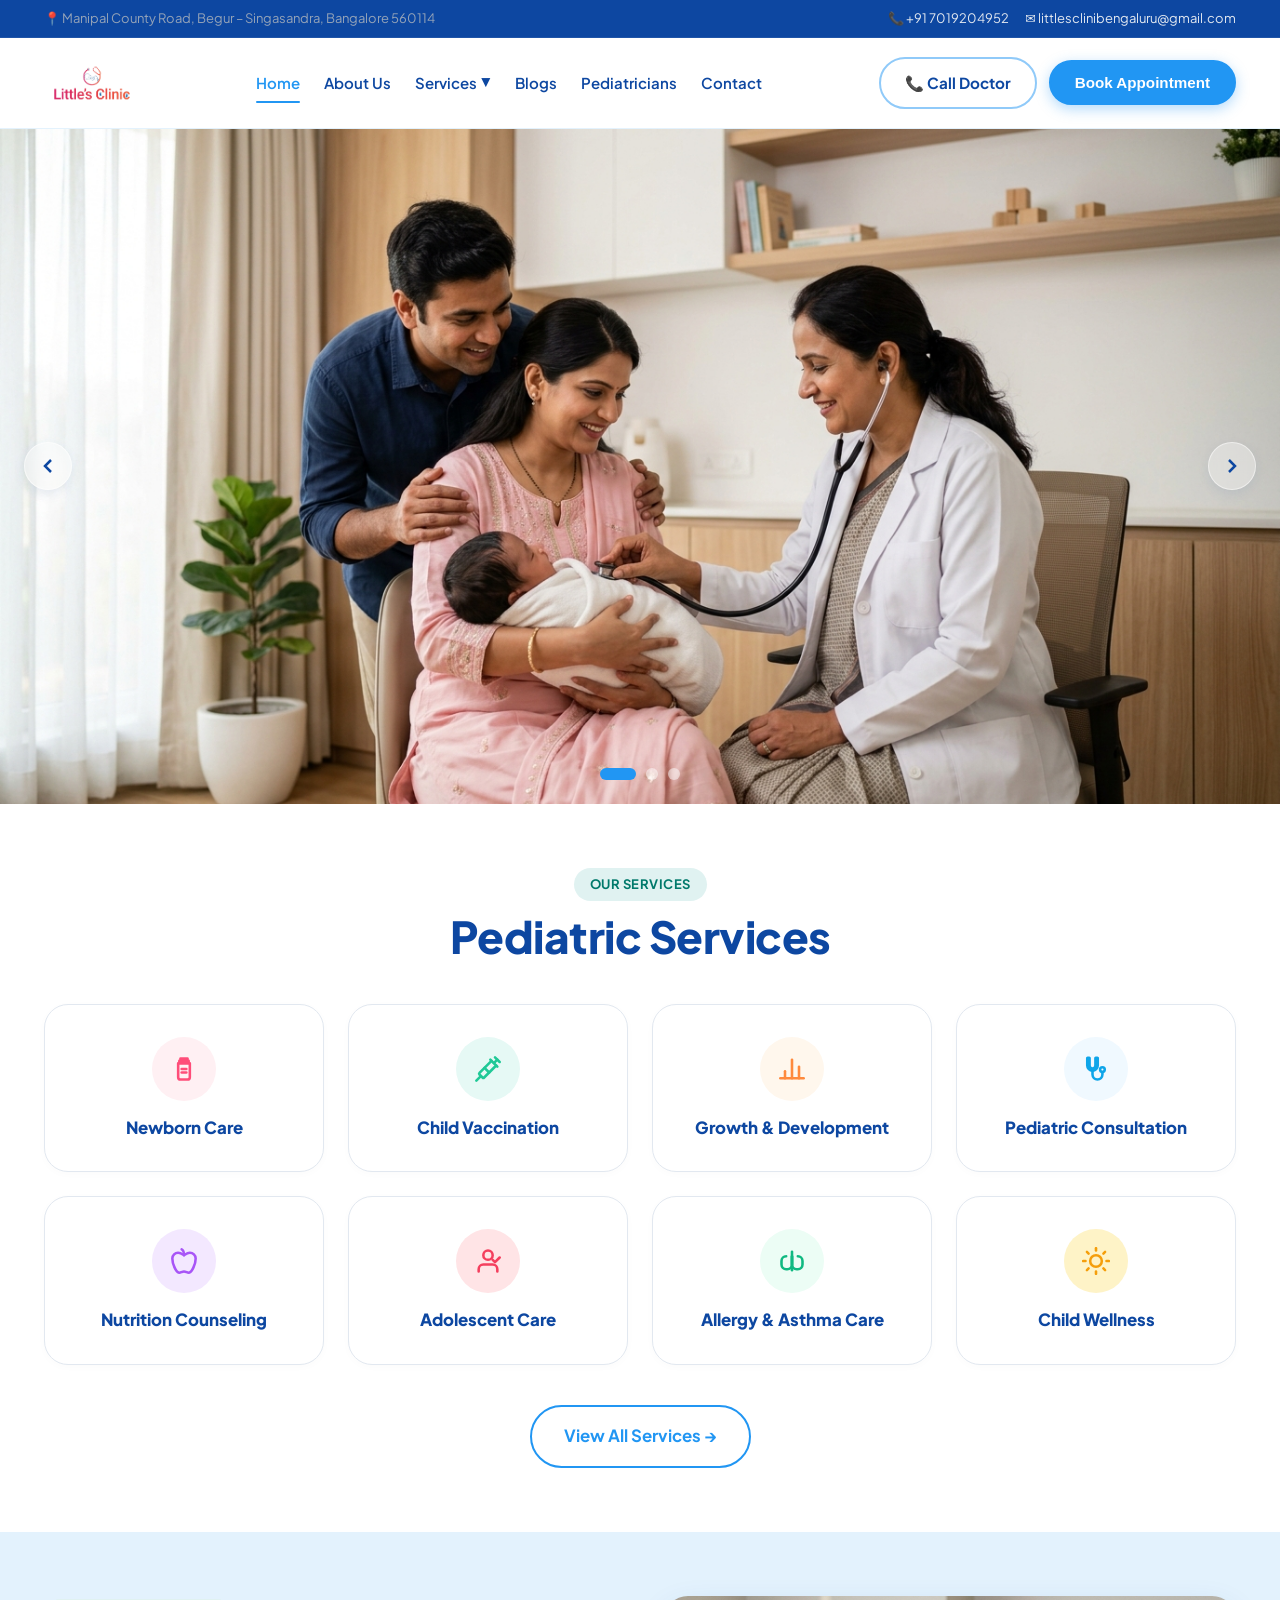
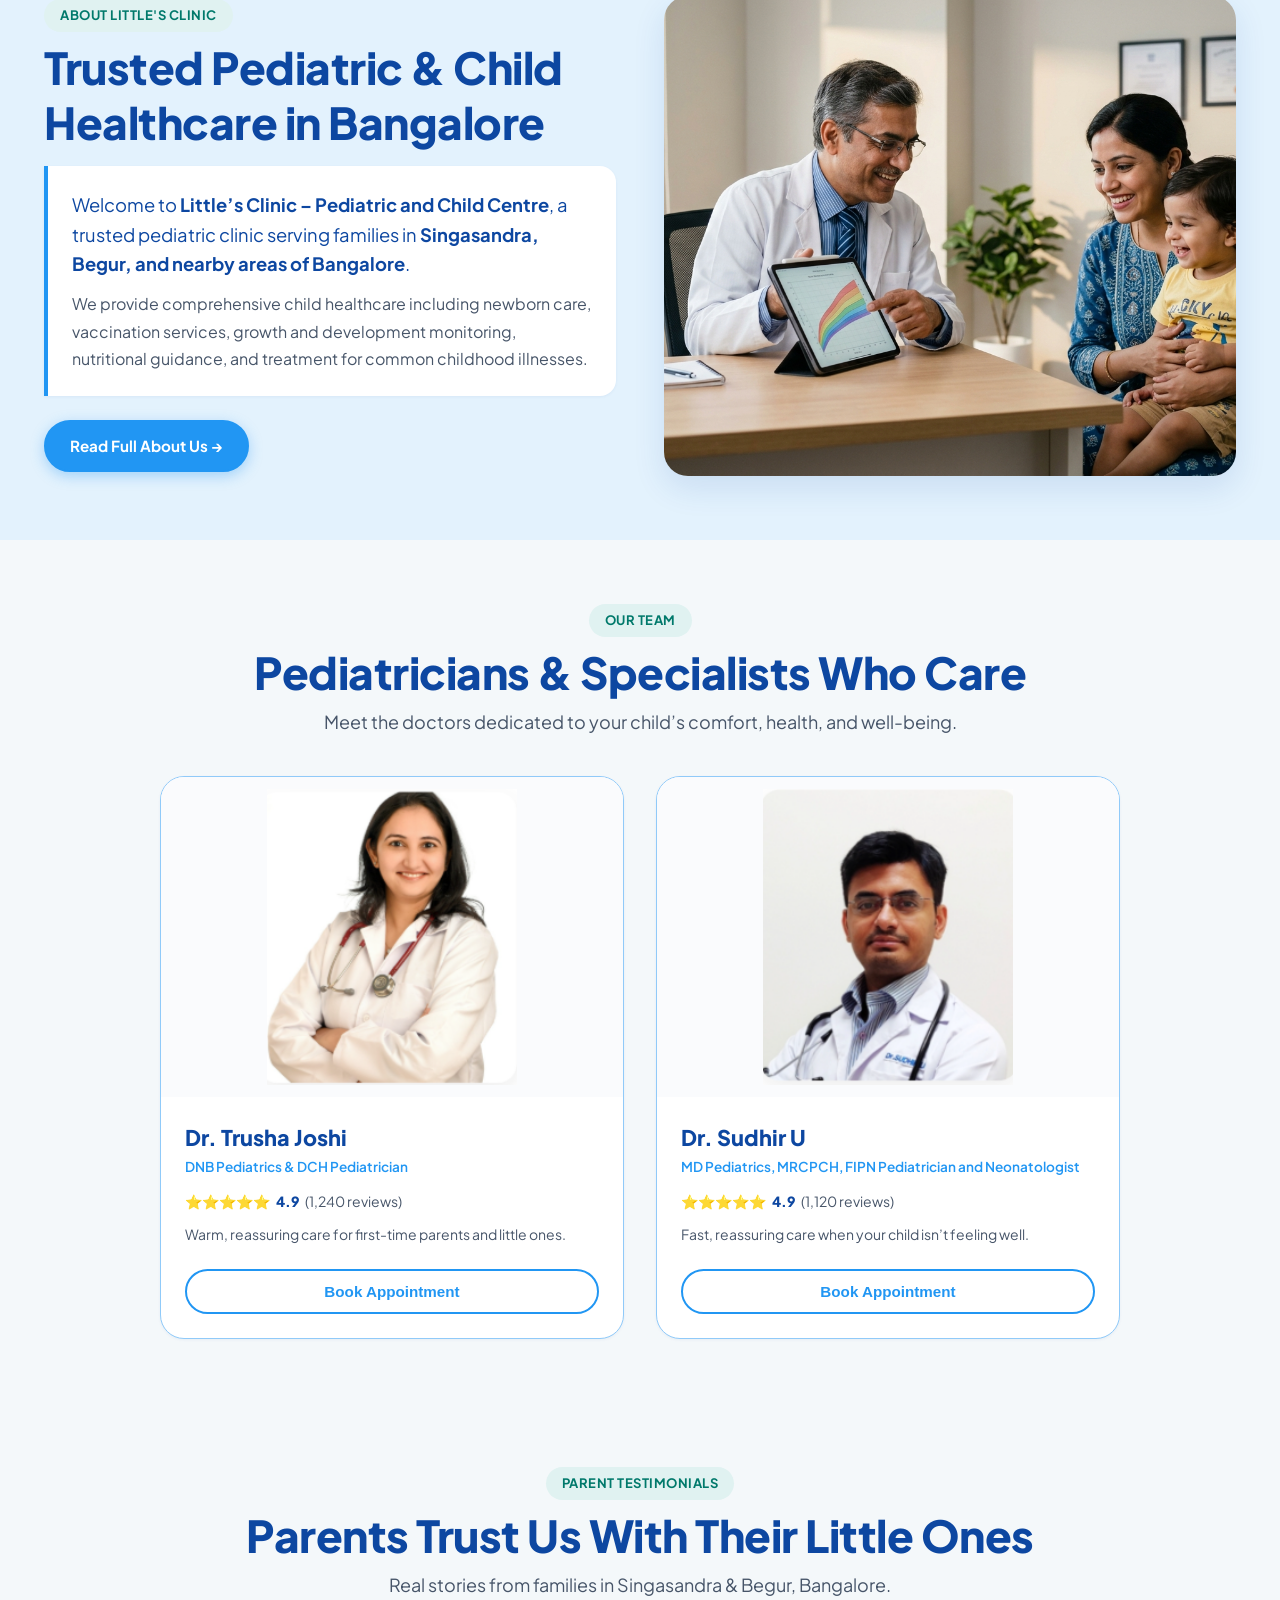
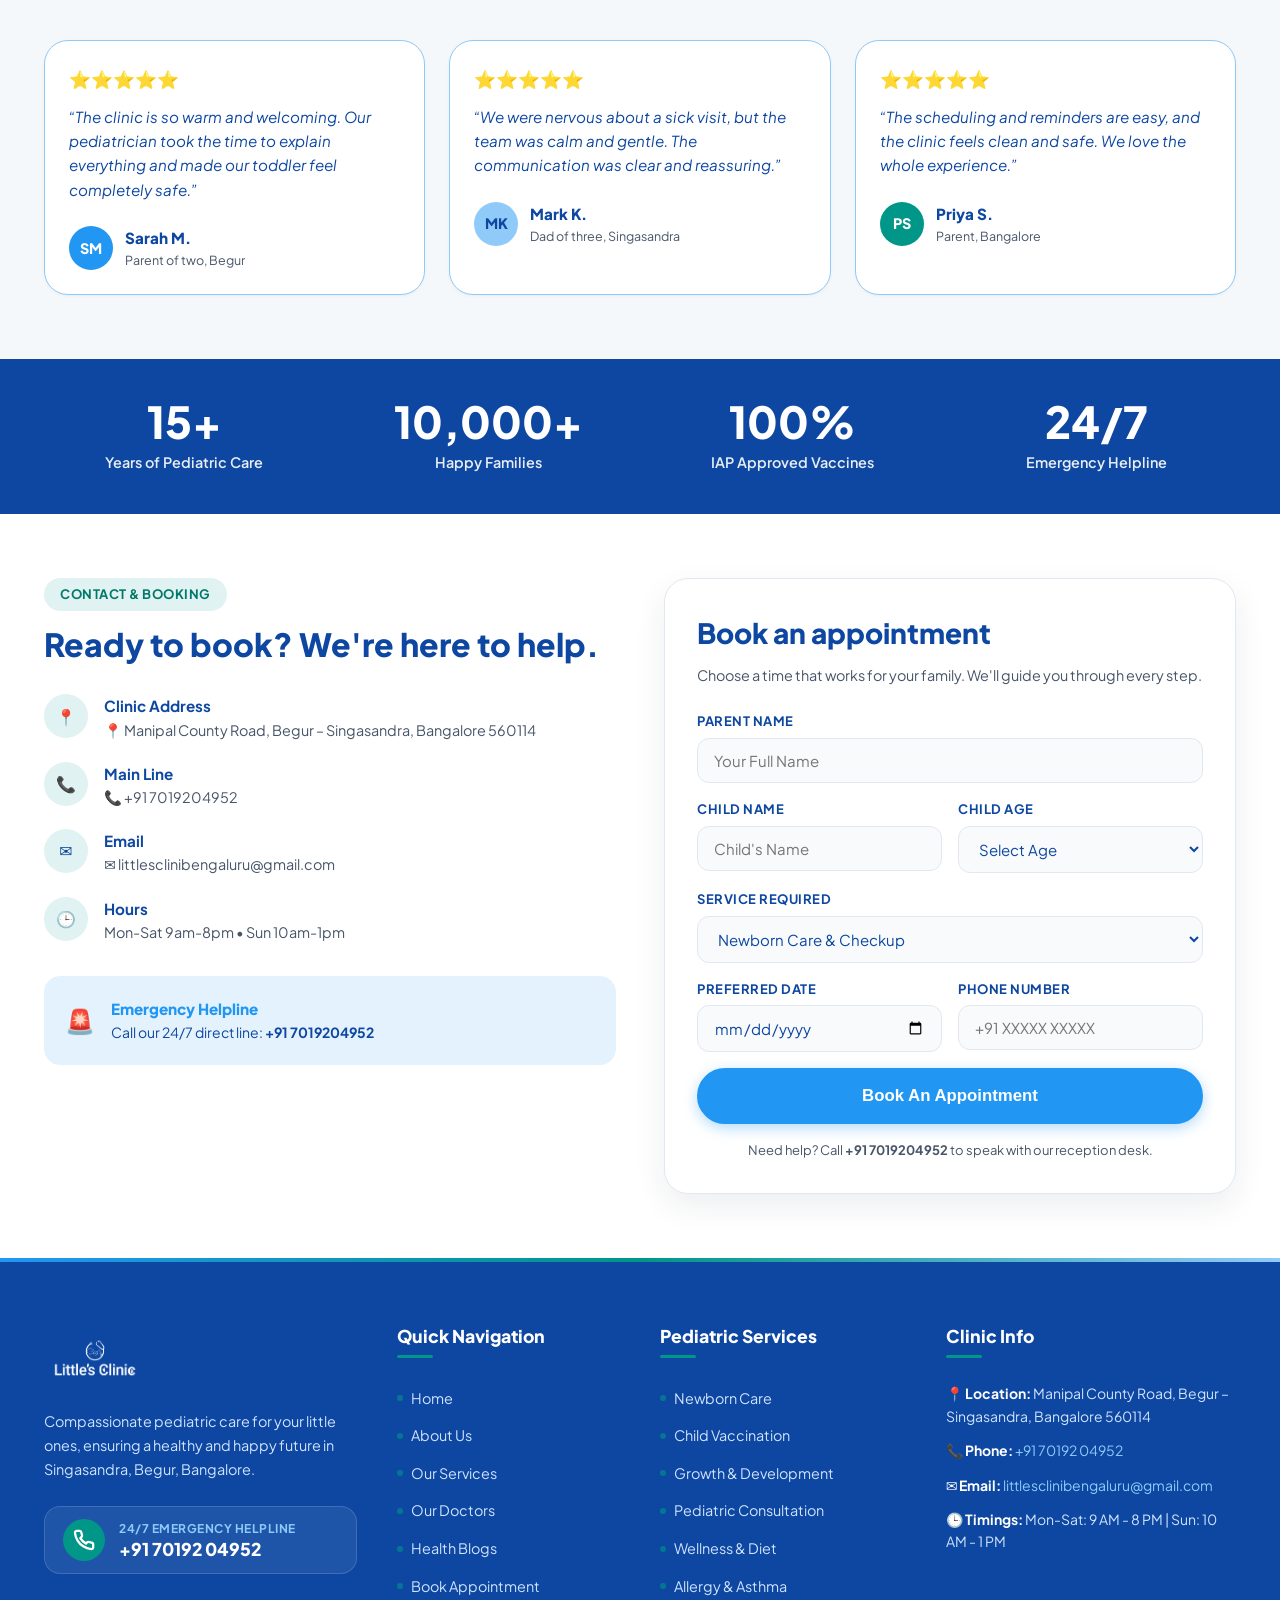
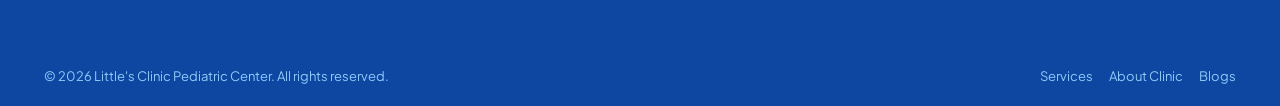
<file: index.html>
<!DOCTYPE html>
<html lang="en">
<head>
  <meta charset="UTF-8">
  <meta name="viewport" content="width=device-width, initial-scale=1.0">
  <title>Little's Clinic | Pediatric & Child Centre | Singasandra & Begur, Bangalore</title>
  <meta name="description" content="Little's Clinic – Pediatric & Child Centre located on Manipal County Road, Begur – Singasandra, Bangalore. Providing newborn care, vaccination, growth monitoring, and pediatric consultations.">
  <link rel="preconnect" href="https://fonts.googleapis.com">
  <link rel="preconnect" href="https://fonts.gstatic.com" crossorigin>
  <link href="https://fonts.googleapis.com/css2?family=Plus+Jakarta+Sans:wght@400;500;600;700;800&display=swap" rel="stylesheet">
  <link rel="stylesheet" href="styles.css">
</head>
<body>

  <!-- ================= TOP CONTACT INFO BAR ================= -->
  <div class="top-bar">
    <div class="container top-bar__container">
      <div class="top-bar__location">
        <span>📍 Manipal County Road, Begur – Singasandra, Bangalore 560114</span>
      </div>
      <div class="top-bar__contact">
        <a href="tel:+917019204952">📞 +91 7019204952</a>
        <a href="mailto:littlesclinibengaluru@gmail.com">✉ littlesclinibengaluru@gmail.com</a>
      </div>
    </div>
  </div>

  <!-- ================= HEADER / NAVIGATION ================= -->
  <header class="header" id="header">
    <div class="container header__container">
      
      <a href="index.html" class="brand-logo" aria-label="Little's Clinic Home">
        <img src="assets/image.png" alt="Little's Clinic Logo" class="brand-logo__img">
      </a>

      <nav class="nav" id="main-nav">
        <ul class="nav__list">
          <li class="nav__item"><a href="index.html" class="nav__link active">Home</a></li>
          <li class="nav__item"><a href="about.html" class="nav__link">About Us</a></li>
          
          <!-- SERVICES DROPDOWN ITEM WITH HOME SECTION SVG ICONS -->
          <li class="nav__item nav__item--dropdown">
            <a href="services.html" class="nav__link">
              Services <span class="dropdown-arrow">▼</span>
            </a>
            <div class="dropdown-menu">
              <a href="services.html#newborn">
                <span class="dropdown-icon-circle circle-pink">
                  <svg width="14" height="14" viewBox="0 0 24 24" fill="none" stroke="#FF4D79" stroke-width="2.2" stroke-linecap="round" stroke-linejoin="round"><path d="M9 3h6v2H9z"/><path d="M8 5h8v2H8z"/><path d="M7 7h10v12a2 2 0 0 1-2 2H9a2 2 0 0 1-2-2V7z"/><line x1="10" y1="12" x2="14" y2="12"/><line x1="10" y1="15" x2="14" y2="15"/></svg>
                </span>
                Newborn Care
              </a>
              <a href="services.html#vaccination">
                <span class="dropdown-icon-circle circle-teal">
                  <svg width="14" height="14" viewBox="0 0 24 24" fill="none" stroke="#20C997" stroke-width="2.2" stroke-linecap="round" stroke-linejoin="round"><path d="m18 2 4 4"/><path d="m17 7 3-3"/><path d="M19 9 8.7 19.3a1 1 0 0 1-1.4 0l-2.6-2.6a1 1 0 0 1 0-1.4L15 5"/><path d="m9 11 4 4"/><path d="m5 19-3 3"/><path d="m14 4 6 6"/></svg>
                </span>
                Child Vaccination
              </a>
              <a href="services.html#growth">
                <span class="dropdown-icon-circle circle-orange">
                  <svg width="14" height="14" viewBox="0 0 24 24" fill="none" stroke="#FF8A3D" stroke-width="2.2" stroke-linecap="round" stroke-linejoin="round"><line x1="18" y1="20" x2="18" y2="10"/><line x1="12" y1="20" x2="12" y2="4"/><line x1="6" y1="20" x2="6" y2="14"/><line x1="2" y1="20" x2="22" y2="20"/></svg>
                </span>
                Growth & Development
              </a>
              <a href="services.html#consultation">
                <span class="dropdown-icon-circle circle-blue">
                  <svg width="14" height="14" viewBox="0 0 24 24" fill="none" stroke="#0EA5E9" stroke-width="2.2" stroke-linecap="round" stroke-linejoin="round"><path d="M4.8 2.3A.3.3 0 0 0 4.5 2.6V9a4.5 4.5 0 0 0 9 0V2.6a.3.3 0 0 0-.3-.3h-1.4a.3.3 0 0 0-.3.3V9a2.5 2.5 0 0 1-5 0V2.6a.3.3 0 0 0-.3-.3H4.8z"/><path d="M9 13.5v3.25a4.25 4.25 0 0 0 8.5 0v-2.25"/><circle cx="17.5" cy="12.5" r="2"/></svg>
                </span>
                Pediatric Consultation
              </a>
              <a href="services.html#nutrition">
                <span class="dropdown-icon-circle circle-purple">
                  <svg width="14" height="14" viewBox="0 0 24 24" fill="none" stroke="#A855F7" stroke-width="2.2" stroke-linecap="round" stroke-linejoin="round"><path d="M12 20.94c1.5 0 2.75 1.06 4 1.06 3 0 6-8 6-12.22A4.91 4.91 0 0 0 17 5c-2.22 0-4 1.44-5 2-1-.56-2.78-2-5-2a4.9 4.9 0 0 0-5 4.78C2 14 5 22 8 22c1.25 0 2.5-1.06 4-1.06z"/><path d="M10 2c1 .5 2 2 2 5"/></svg>
                </span>
                Nutrition Counseling
              </a>
              <a href="services.html#adolescent">
                <span class="dropdown-icon-circle circle-rose">
                  <svg width="14" height="14" viewBox="0 0 24 24" fill="none" stroke="#F43F5E" stroke-width="2.2" stroke-linecap="round" stroke-linejoin="round"><path d="M20 21v-2a4 4 0 0 0-4-4H8a4 4 0 0 0-4 4v2"/><circle cx="12" cy="7" r="4"/><path d="M16 11l2 2 4-4"/></svg>
                </span>
                Adolescent Care
              </a>
              <a href="services.html#allergy">
                <span class="dropdown-icon-circle circle-mint">
                  <svg width="14" height="14" viewBox="0 0 24 24" fill="none" stroke="#10B981" stroke-width="2.2" stroke-linecap="round" stroke-linejoin="round"><path d="M12 4v16"/><path d="M7 8a4 4 0 0 0-4 4v3a4 4 0 0 0 4 4h1a4 4 0 0 0 4-4v-7"/><path d="M17 8a4 4 0 0 1 4 4v3a4 4 0 0 1-4 4h-1a4 4 0 0 1-4-4v-7"/></svg>
                </span>
                Allergy & Asthma Care
              </a>
              <a href="services.html#wellness">
                <span class="dropdown-icon-circle circle-yellow">
                  <svg width="14" height="14" viewBox="0 0 24 24" fill="none" stroke="#F59E0B" stroke-width="2.2" stroke-linecap="round" stroke-linejoin="round"><circle cx="12" cy="12" r="5"/><path d="M12 1v2"/><path d="M12 21v2"/><path d="M4.22 4.22l1.42 1.42"/><path d="M18.36 18.36l1.42 1.42"/><path d="M1 12h2"/><path d="M21 12h2"/><path d="M4.22 19.78l1.42-1.42"/><path d="M18.36 5.64l1.42-1.42"/></svg>
                </span>
                Child Wellness
              </a>
              <div class="dropdown-menu-divider"></div>
              <a href="services.html" style="color:var(--primary);">Explore All Services &rarr;</a>
            </div>
          </li>

          <li class="nav__item"><a href="blogs.html" class="nav__link">Blogs</a></li>
          <li class="nav__item"><a href="#pediatricians" class="nav__link">Pediatricians</a></li>
          <li class="nav__item"><a href="#contact" class="nav__link">Contact</a></li>
        </ul>
      </nav>

      <div class="header__actions">
        <a href="tel:+917019204952" class="btn btn--outline">
          📞 Call Doctor
        </a>
        <button onclick="openBookingModal()" class="btn btn--primary">
          Book Appointment
        </button>
        <button class="mobile-toggle" id="mobile-toggle" aria-label="Toggle Navigation Menu">
          <span></span><span></span><span></span>
        </button>
      </div>

    </div>
  </header>

  <!-- ================= HERO CAROUSEL SECTION ================= -->
  <section class="hero-carousel" id="home">
    <div class="carousel-track" id="carousel-track">
      <div class="hero-slide active" style="background-image: url('assets/hero-indian-1.png');"></div>
      <div class="hero-slide" style="background-image: url('assets/hero-indian-2.png');"></div>
      <div class="hero-slide" style="background-image: url('assets/hero-indian-3.png');"></div>
    </div>

    <button class="carousel-control prev" id="carousel-prev" aria-label="Previous Slide">
      <svg width="24" height="24" viewBox="0 0 24 24" fill="none" stroke="currentColor" stroke-width="2.5"><polyline points="15 18 9 12 15 6"/></svg>
    </button>
    <button class="carousel-control next" id="carousel-next" aria-label="Next Slide">
      <svg width="24" height="24" viewBox="0 0 24 24" fill="none" stroke="currentColor" stroke-width="2.5"><polyline points="9 18 15 12 9 6"/></svg>
    </button>

    <div class="carousel-indicators" id="carousel-indicators">
      <button class="indicator active" data-slide="0" aria-label="Slide 1"></button>
      <button class="indicator" data-slide="1" aria-label="Slide 2"></button>
      <button class="indicator" data-slide="2" aria-label="Slide 3"></button>
    </div>
  </section>

  <!-- ================= SERVICES SECTION ================= -->
  <section class="services-section" id="services">
    <div class="container">
      
      <div class="section-header text-center animate-on-scroll">
        <span class="badge badge--teal">OUR SERVICES</span>
        <h2 class="section-title">Pediatric Services</h2>
      </div>

      <div class="service-minimal-grid animate-on-scroll">
        
        <a href="services.html#newborn" class="service-minimal-card">
          <div class="service-icon-circle circle-pink">
            <svg width="28" height="28" viewBox="0 0 24 24" fill="none" stroke="#FF4D79" stroke-width="2.2" stroke-linecap="round" stroke-linejoin="round">
              <path d="M9 3h6v2H9z"/><path d="M8 5h8v2H8z"/><path d="M7 7h10v12a2 2 0 0 1-2 2H9a2 2 0 0 1-2-2V7z"/><line x1="10" y1="12" x2="14" y2="12"/><line x1="10" y1="15" x2="14" y2="15"/>
            </svg>
          </div>
          <h3 class="service-minimal-title">Newborn Care</h3>
        </a>

        <a href="services.html#vaccination" class="service-minimal-card">
          <div class="service-icon-circle circle-teal">
            <svg width="28" height="28" viewBox="0 0 24 24" fill="none" stroke="#20C997" stroke-width="2.2" stroke-linecap="round" stroke-linejoin="round">
              <path d="m18 2 4 4"/><path d="m17 7 3-3"/><path d="M19 9 8.7 19.3a1 1 0 0 1-1.4 0l-2.6-2.6a1 1 0 0 1 0-1.4L15 5"/><path d="m9 11 4 4"/><path d="m5 19-3 3"/><path d="m14 4 6 6"/>
            </svg>
          </div>
          <h3 class="service-minimal-title">Child Vaccination</h3>
        </a>

        <a href="services.html#growth" class="service-minimal-card">
          <div class="service-icon-circle circle-orange">
            <svg width="28" height="28" viewBox="0 0 24 24" fill="none" stroke="#FF8A3D" stroke-width="2.2" stroke-linecap="round" stroke-linejoin="round">
              <line x1="18" y1="20" x2="18" y2="10"/><line x1="12" y1="20" x2="12" y2="4"/><line x1="6" y1="20" x2="6" y2="14"/><line x1="2" y1="20" x2="22" y2="20"/>
            </svg>
          </div>
          <h3 class="service-minimal-title">Growth & Development</h3>
        </a>

        <a href="services.html#consultation" class="service-minimal-card">
          <div class="service-icon-circle circle-blue">
            <svg width="28" height="28" viewBox="0 0 24 24" fill="none" stroke="#0EA5E9" stroke-width="2.2" stroke-linecap="round" stroke-linejoin="round">
              <path d="M4.8 2.3A.3.3 0 0 0 4.5 2.6V9a4.5 4.5 0 0 0 9 0V2.6a.3.3 0 0 0-.3-.3h-1.4a.3.3 0 0 0-.3.3V9a2.5 2.5 0 0 1-5 0V2.6a.3.3 0 0 0-.3-.3H4.8z"/><path d="M9 13.5v3.25a4.25 4.25 0 0 0 8.5 0v-2.25"/><circle cx="17.5" cy="12.5" r="2"/>
            </svg>
          </div>
          <h3 class="service-minimal-title">Pediatric Consultation</h3>
        </a>

        <a href="services.html#nutrition" class="service-minimal-card">
          <div class="service-icon-circle circle-purple">
            <svg width="28" height="28" viewBox="0 0 24 24" fill="none" stroke="#A855F7" stroke-width="2.2" stroke-linecap="round" stroke-linejoin="round">
              <path d="M12 20.94c1.5 0 2.75 1.06 4 1.06 3 0 6-8 6-12.22A4.91 4.91 0 0 0 17 5c-2.22 0-4 1.44-5 2-1-.56-2.78-2-5-2a4.9 4.9 0 0 0-5 4.78C2 14 5 22 8 22c1.25 0 2.5-1.06 4-1.06z"/><path d="M10 2c1 .5 2 2 2 5"/>
            </svg>
          </div>
          <h3 class="service-minimal-title">Nutrition Counseling</h3>
        </a>

        <a href="services.html#adolescent" class="service-minimal-card">
          <div class="service-icon-circle circle-rose">
            <svg width="28" height="28" viewBox="0 0 24 24" fill="none" stroke="#F43F5E" stroke-width="2.2" stroke-linecap="round" stroke-linejoin="round">
              <path d="M20 21v-2a4 4 0 0 0-4-4H8a4 4 0 0 0-4 4v2"/><circle cx="12" cy="7" r="4"/><path d="M16 11l2 2 4-4"/>
            </svg>
          </div>
          <h3 class="service-minimal-title">Adolescent Care</h3>
        </a>

        <a href="services.html#allergy" class="service-minimal-card">
          <div class="service-icon-circle circle-mint">
            <svg width="28" height="28" viewBox="0 0 24 24" fill="none" stroke="#10B981" stroke-width="2.2" stroke-linecap="round" stroke-linejoin="round">
              <path d="M12 4v16"/><path d="M7 8a4 4 0 0 0-4 4v3a4 4 0 0 0 4 4h1a4 4 0 0 0 4-4v-7"/><path d="M17 8a4 4 0 0 1 4 4v3a4 4 0 0 1-4 4h-1a4 4 0 0 1-4-4v-7"/>
            </svg>
          </div>
          <h3 class="service-minimal-title">Allergy & Asthma Care</h3>
        </a>

        <a href="services.html#wellness" class="service-minimal-card">
          <div class="service-icon-circle circle-yellow">
            <svg width="28" height="28" viewBox="0 0 24 24" fill="none" stroke="#F59E0B" stroke-width="2.2" stroke-linecap="round" stroke-linejoin="round">
              <circle cx="12" cy="12" r="5"/><path d="M12 1v2"/><path d="M12 21v2"/><path d="M4.22 4.22l1.42 1.42"/><path d="M18.36 18.36l1.42 1.42"/><path d="M1 12h2"/><path d="M21 12h2"/><path d="M4.22 19.78l1.42-1.42"/><path d="M18.36 5.64l1.42-1.42"/>
            </svg>
          </div>
          <h3 class="service-minimal-title">Child Wellness</h3>
        </a>

      </div>

      <div style="text-align:center;" class="animate-on-scroll">
        <a href="services.html" class="btn btn--outline-primary btn--lg">View All Services &rarr;</a>
      </div>

    </div>
  </section>

  <!-- ================= ABOUT SUMMARY SECTION ================= -->
  <section class="about-section" id="about-summary">
    <div class="container">
      <div class="about-grid">
        <div class="about-content animate-on-scroll">
          <span class="badge badge--teal">ABOUT LITTLE'S CLINIC</span>
          <h2 class="section-title">Trusted Pediatric & Child Healthcare in Bangalore</h2>
          <div class="about-highlight-box">
            <p class="about-lead">
              Welcome to <strong>Little’s Clinic – Pediatric and Child Centre</strong>, a trusted pediatric clinic serving families in <strong>Singasandra, Begur, and nearby areas of Bangalore</strong>.
            </p>
            <p class="about-description">
              We provide comprehensive child healthcare including newborn care, vaccination services, growth and development monitoring, nutritional guidance, and treatment for common childhood illnesses.
            </p>
          </div>
          <div style="margin-top:20px;">
            <a href="about.html" class="btn btn--primary">Read Full About Us &rarr;</a>
          </div>
        </div>

        <div class="about-visual animate-on-scroll">
          <div class="about-image-card main-img">
            <img src="assets/hero-indian-3.png" alt="Little's Clinic Pediatric Doctor and Mother with Baby">
          </div>
        </div>
      </div>
    </div>
  </section>

  <!-- ================= MEET OUR PEDIATRICIANS (WITH USER UPLOADS) ================= -->
  <section class="pediatricians-section" id="pediatricians">
    <div class="container">
      
      <div class="section-header text-center animate-on-scroll">
        <span class="badge badge--teal">OUR TEAM</span>
        <h2 class="section-title">Pediatricians & Specialists Who Care</h2>
        <p class="section-subtitle">Meet the doctors dedicated to your child’s comfort, health, and well-being.</p>
      </div>

      <div class="doctors-grid animate-on-scroll">
        
        <!-- DOCTOR CARD 1: DR. TRUSHA JOSHI (USER PHOTO) -->
        <div class="doctor-card">
          <div class="doctor-card__image-wrap">
            <img src="assets/doctor_trusha_joshi.png" alt="Dr. Trusha Joshi - Pediatrician" class="doctor-card__img" loading="lazy">
          </div>
          <div class="doctor-card__content">
            <h3 class="doctor-card__name">Dr. Trusha Joshi</h3>
            <p class="doctor-card__qualification">DNB Pediatrics & DCH Pediatrician</p>
            
            <div class="doctor-card__rating">
              <span class="stars">⭐⭐⭐⭐⭐</span>
              <span class="rating-score">4.9</span>
              <span class="rating-count">(1,240 reviews)</span>
            </div>

            <p class="doctor-card__specialization">Warm, reassuring care for first-time parents and little ones.</p>
            
            <div class="doctor-card__action">
              <button onclick="openBookingModal('Dr. Trusha Joshi')" class="btn btn--outline-primary btn--full">Book Appointment</button>
            </div>
          </div>
        </div>

        <!-- DOCTOR CARD 2: DR. SUDHIR U (USER PHOTO) -->
        <div class="doctor-card">
          <div class="doctor-card__image-wrap">
            <img src="assets/doctor_sudhir_u.png" alt="Dr. Sudhir U - Pediatrician & Neonatologist" class="doctor-card__img" loading="lazy">
          </div>
          <div class="doctor-card__content">
            <h3 class="doctor-card__name">Dr. Sudhir U</h3>
            <p class="doctor-card__qualification">MD Pediatrics, MRCPCH, FIPN Pediatrician and Neonatologist</p>
            
            <div class="doctor-card__rating">
              <span class="stars">⭐⭐⭐⭐⭐</span>
              <span class="rating-score">4.9</span>
              <span class="rating-count">(1,120 reviews)</span>
            </div>

            <p class="doctor-card__specialization">Fast, reassuring care when your child isn’t feeling well.</p>
            
            <div class="doctor-card__action">
              <button onclick="openBookingModal('Dr. Sudhir U')" class="btn btn--outline-primary btn--full">Book Appointment</button>
            </div>
          </div>
        </div>

      </div>
    </div>
  </section>

  <!-- ================= TESTIMONIALS SECTION ================= -->
  <section class="testimonials-section" id="testimonials">
    <div class="container">
      
      <div class="section-header text-center animate-on-scroll">
        <span class="badge badge--teal">PARENT TESTIMONIALS</span>
        <h2 class="section-title">Parents Trust Us With Their Little Ones</h2>
        <p class="section-subtitle">Real stories from families in Singasandra & Begur, Bangalore.</p>
      </div>

      <div class="testimonials-grid animate-on-scroll">
        
        <div class="testimonial-card">
          <div class="testimonial-card__stars">⭐⭐⭐⭐⭐</div>
          <p class="testimonial-card__text">“The clinic is so warm and welcoming. Our pediatrician took the time to explain everything and made our toddler feel completely safe.”</p>
          <div class="testimonial-card__author">
            <div class="author-avatar author-avatar--1">SM</div>
            <div class="author-info">
              <h4 class="author-name">Sarah M.</h4>
              <p class="author-role">Parent of two, Begur</p>
            </div>
          </div>
        </div>

        <div class="testimonial-card">
          <div class="testimonial-card__stars">⭐⭐⭐⭐⭐</div>
          <p class="testimonial-card__text">“We were nervous about a sick visit, but the team was calm and gentle. The communication was clear and reassuring.”</p>
          <div class="testimonial-card__author">
            <div class="author-avatar author-avatar--2">MK</div>
            <div class="author-info">
              <h4 class="author-name">Mark K.</h4>
              <p class="author-role">Dad of three, Singasandra</p>
            </div>
          </div>
        </div>

        <div class="testimonial-card">
          <div class="testimonial-card__stars">⭐⭐⭐⭐⭐</div>
          <p class="testimonial-card__text">“The scheduling and reminders are easy, and the clinic feels clean and safe. We love the whole experience.”</p>
          <div class="testimonial-card__author">
            <div class="author-avatar author-avatar--3">PS</div>
            <div class="author-info">
              <h4 class="author-name">Priya S.</h4>
              <p class="author-role">Parent, Bangalore</p>
            </div>
          </div>
        </div>

      </div>
    </div>
  </section>

  <!-- ================= STATS BANNER ================= -->
  <section class="stats-banner animate-on-scroll">
    <div class="container">
      <div class="stats-grid">
        <div class="stat-card">
          <h3 class="stat-card__number">15+</h3>
          <p class="stat-card__label">Years of Pediatric Care</p>
        </div>
        <div class="stat-card">
          <h3 class="stat-card__number">10,000+</h3>
          <p class="stat-card__label">Happy Families</p>
        </div>
        <div class="stat-card">
          <h3 class="stat-card__number">100%</h3>
          <p class="stat-card__label">IAP Approved Vaccines</p>
        </div>
        <div class="stat-card">
          <h3 class="stat-card__number">24/7</h3>
          <p class="stat-card__label">Emergency Helpline</p>
        </div>
      </div>
    </div>
  </section>

  <!-- ================= CONTACT & BOOKING SECTION ================= -->
  <section class="contact-section" id="contact">
    <div class="container">
      <div class="contact-grid">
        
        <div class="contact-info-block animate-on-scroll">
          <span class="badge badge--teal">CONTACT & BOOKING</span>
          <h2 class="contact-info-title">Ready to book? We're here to help.</h2>
          
          <div class="contact-items">
            <div class="contact-item">
              <div class="contact-item__icon">📍</div>
              <div class="contact-item__details">
                <h4>Clinic Address</h4>
                <p>📍 Manipal County Road, Begur – Singasandra, Bangalore 560114</p>
              </div>
            </div>

            <div class="contact-item">
              <div class="contact-item__icon">📞</div>
              <div class="contact-item__details">
                <h4>Main Line</h4>
                <p>📞 +91 7019204952</p>
              </div>
            </div>

            <div class="contact-item">
              <div class="contact-item__icon">✉</div>
              <div class="contact-item__details">
                <h4>Email</h4>
                <p>✉ littlesclinibengaluru@gmail.com</p>
              </div>
            </div>

            <div class="contact-item">
              <div class="contact-item__icon">🕒</div>
              <div class="contact-item__details">
                <h4>Hours</h4>
                <p>Mon-Sat 9am-8pm • Sun 10am-1pm</p>
              </div>
            </div>
          </div>

          <div class="emergency-box">
            <div class="emergency-box__icon">🚨</div>
            <div class="emergency-box__text">
              <h4>Emergency Helpline</h4>
              <p>Call our 24/7 direct line: <strong>+91 7019204952</strong></p>
            </div>
          </div>
        </div>

        <div class="booking-card animate-on-scroll">
          <h3 class="booking-card__title">Book an appointment</h3>
          <p class="booking-card__desc">Choose a time that works for your family. We'll guide you through every step.</p>
          
          <form class="booking-form" id="main-booking-form" onsubmit="handleBookingSubmit(event)">
            <div class="form-group">
              <label for="parent-name">Parent Name</label>
              <input type="text" id="parent-name" required placeholder="Your Full Name">
            </div>

            <div class="form-row">
              <div class="form-group">
                <label for="child-name">Child Name</label>
                <input type="text" id="child-name" required placeholder="Child's Name">
              </div>

              <div class="form-group">
                <label for="child-age">Child Age</label>
                <select id="child-age" required>
                  <option value="">Select Age</option>
                  <option value="Newborn (0-2 mo)">Newborn (0-2 mo)</option>
                  <option value="Infant (3-12 mo)">Infant (3-12 mo)</option>
                  <option value="Toddler (1-3 yrs)">Toddler (1-3 yrs)</option>
                  <option value="Child (4-12 yrs)">Child (4-12 yrs)</option>
                </select>
              </div>
            </div>

            <div class="form-group">
              <label for="service-needed">Service Required</label>
              <select id="service-needed" required>
                <option value="Newborn Care">Newborn Care & Checkup</option>
                <option value="Child Vaccination">Child Vaccination</option>
                <option value="Growth Monitoring">Growth & Development Monitoring</option>
                <option value="Pediatric Consultation">Pediatric Illness Consultation</option>
                <option value="Nutrition Counseling">Pediatric Nutrition Counseling</option>
                <option value="Adolescent Care">Adolescent Care</option>
                <option value="Allergy Care">Allergy & Asthma Care</option>
                <option value="Child Wellness">Child Wellness</option>
              </select>
            </div>

            <div class="form-row">
              <div class="form-group">
                <label for="preferred-date">Preferred Date</label>
                <input type="date" id="preferred-date" required>
              </div>

              <div class="form-group">
                <label for="phone-number">Phone Number</label>
                <input type="tel" id="phone-number" required placeholder="+91 XXXXX XXXXX">
              </div>
            </div>

            <button type="submit" class="btn btn--pink-gradient btn--full btn--lg">
              Book An Appointment
            </button>
          </form>

          <p class="booking-card__footnote">Need help? Call <strong>+91 7019204952</strong> to speak with our reception desk.</p>
        </div>

      </div>
    </div>
  </section>

  <!-- ================= FOOTER (STITCH DESIGN SYSTEM ENHANCED) ================= -->
  <footer class="footer">
    <div class="container footer__container">
      
      <!-- Column 1: Brand & Mission -->
      <div class="footer__col footer__col--brand">
        <a href="index.html" class="brand-logo footer__logo">
          <img src="assets/image.png" alt="Little's Clinic Logo" class="brand-logo__img footer__logo-img">
        </a>
        <p class="footer__desc">Compassionate pediatric care for your little ones, ensuring a healthy and happy future in Singasandra, Begur, Bangalore.</p>
        
        <!-- Emergency Hotline Box (Stitch Component) -->
        <div class="footer-emergency-box">
          <div class="emergency-icon-circle">
            <svg width="22" height="22" viewBox="0 0 24 24" fill="none" stroke="currentColor" stroke-width="2.5"><path d="M22 16.92v3a2 2 0 0 1-2.18 2 19.79 19.79 0 0 1-8.63-3.07 19.5 19.5 0 0 1-6-6 19.79 19.79 0 0 1-3.07-8.67A2 2 0 0 1 4.11 2h3a2 2 0 0 1 2 1.72 12.84 12.84 0 0 0 .7 2.81 2 2 0 0 1-.45 2.11L8.09 9.91a16 16 0 0 0 6 6l1.27-1.27a2 2 0 0 1 2.11-.45 12.84 12.84 0 0 0 2.81.7A2 2 0 0 1 22 16.92z"/></svg>
          </div>
          <div>
            <span class="emergency-label">24/7 Emergency Helpline</span>
            <a href="tel:+917019204952" class="emergency-number">+91 70192 04952</a>
          </div>
        </div>
      </div>

      <!-- Column 2: Quick Links -->
      <div class="footer__col">
        <h4 class="footer__heading">Quick Navigation</h4>
        <ul class="footer__links">
          <li><a href="index.html"><span class="link-dot"></span>Home</a></li>
          <li><a href="about.html"><span class="link-dot"></span>About Us</a></li>
          <li><a href="services.html"><span class="link-dot"></span>Our Services</a></li>
          <li><a href="index.html#pediatricians"><span class="link-dot"></span>Our Doctors</a></li>
          <li><a href="blogs.html"><span class="link-dot"></span>Health Blogs</a></li>
          <li><a href="javascript:void(0)" onclick="openBookingModal()"><span class="link-dot"></span>Book Appointment</a></li>
        </ul>
      </div>

      <!-- Column 3: Pediatric Services -->
      <div class="footer__col">
        <h4 class="footer__heading">Pediatric Services</h4>
        <ul class="footer__links">
          <li><a href="services.html#newborn"><span class="link-dot"></span>Newborn Care</a></li>
          <li><a href="services.html#vaccination"><span class="link-dot"></span>Child Vaccination</a></li>
          <li><a href="services.html#growth"><span class="link-dot"></span>Growth & Development</a></li>
          <li><a href="services.html#consultation"><span class="link-dot"></span>Pediatric Consultation</a></li>
          <li><a href="services.html#nutrition"><span class="link-dot"></span>Wellness & Diet</a></li>
          <li><a href="services.html#allergy"><span class="link-dot"></span>Allergy & Asthma</a></li>
        </ul>
      </div>

      <!-- Column 4: Contact & Locations -->
      <div class="footer__col">
        <h4 class="footer__heading">Clinic Info</h4>
        <div class="footer__contact-info">
          <p><strong>📍 Location:</strong> Manipal County Road, Begur – Singasandra, Bangalore 560114</p>
          <p><strong>📞 Phone:</strong> <a href="tel:+917019204952">+91 70192 04952</a></p>
          <p><strong>✉ Email:</strong> <a href="mailto:littlesclinibengaluru@gmail.com">littlesclinibengaluru@gmail.com</a></p>
          <p><strong>🕒 Timings:</strong> Mon-Sat: 9 AM - 8 PM | Sun: 10 AM - 1 PM</p>
        </div>
      </div>

    </div>

    <!-- Bottom Bar -->
    <div class="footer__bottom">
      <div class="container footer__bottom-container">
        <p>© 2026 Little's Clinic Pediatric Center. All rights reserved.</p>
        <div class="footer-bottom-links">
          <a href="services.html">Services</a>
          <a href="about.html">About Clinic</a>
          <a href="blogs.html">Blogs</a>
        </div>
      </div>
    </div>
  </footer>

  <!-- BOOKING MODAL -->
  <div class="booking-modal-overlay" id="booking-modal">
    <div class="booking-modal-content">
      <button class="modal-close-btn" onclick="closeBookingModal()">&times;</button>
      <h3 class="modal-title">Book an Appointment at Little's Clinic</h3>
      <p class="modal-subtitle">Manipal County Road, Begur – Singasandra, Bangalore</p>
      
      <form onsubmit="handleModalBookingSubmit(event)">
        <div class="form-group">
          <label>Parent Name</label>
          <input type="text" id="modal-parent-name" required placeholder="Enter Parent Name">
        </div>
        <div class="form-row">
          <div class="form-group">
            <label>Child Name</label>
            <input type="text" id="modal-child-name" required placeholder="Child's Name">
          </div>
          <div class="form-group">
            <label>Phone Number</label>
            <input type="tel" id="modal-phone" required placeholder="+91 XXXXX XXXXX">
          </div>
        </div>
        <div class="form-group">
          <label>Preferred Date</label>
          <input type="date" id="modal-date" required>
        </div>
        <button type="submit" class="btn btn--primary btn--full btn--lg" style="margin-top:12px;">Confirm Booking</button>
      </form>
    </div>
  </div>

  <script src="script.js"></script>
</body>
</html>
</file>
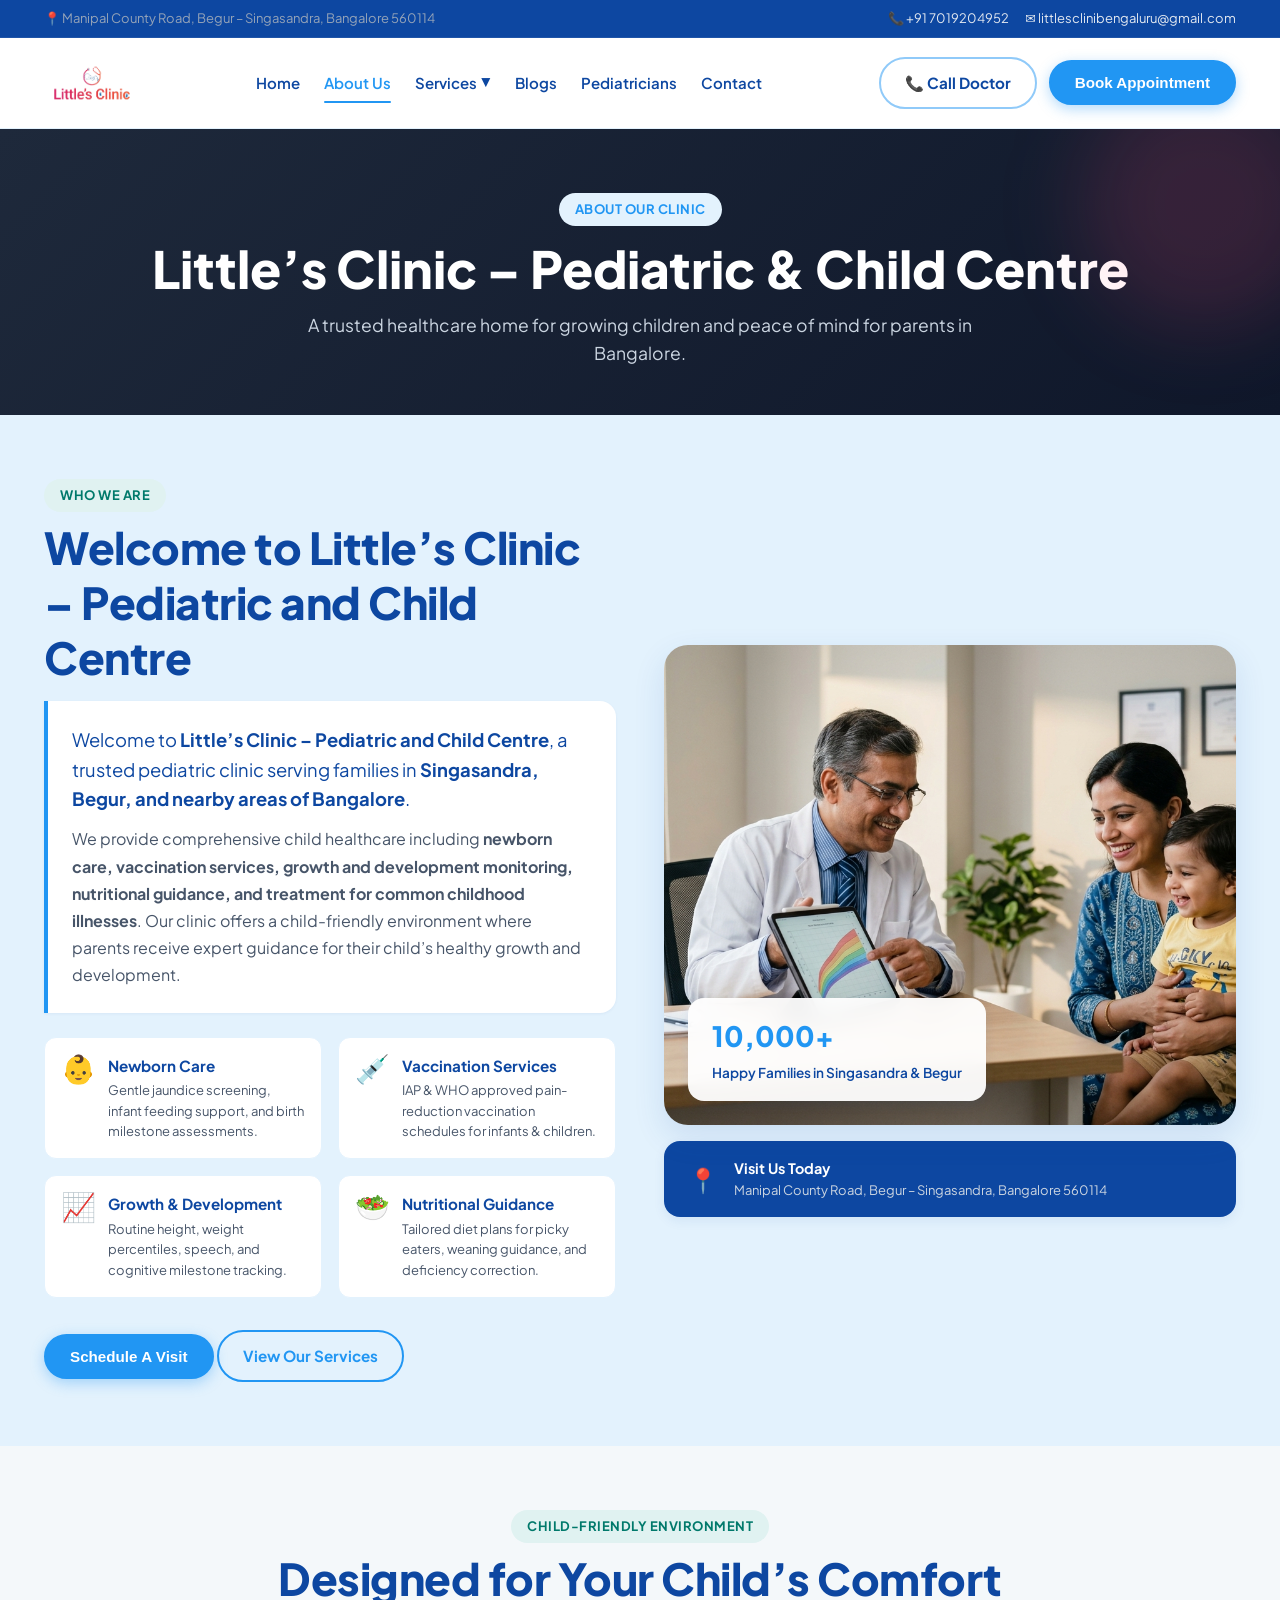
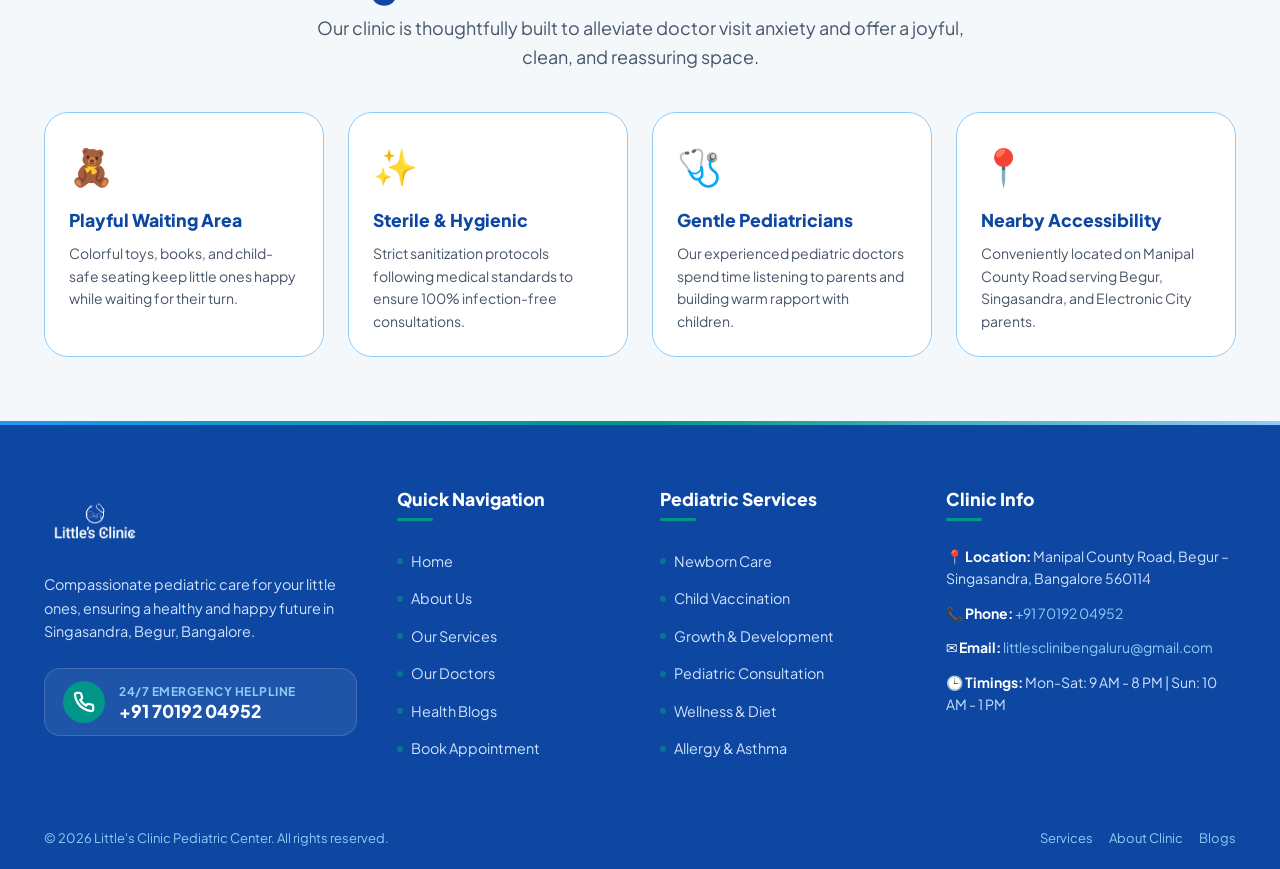
<file: about.html>
<!DOCTYPE html>
<html lang="en">
<head>
  <meta charset="UTF-8">
  <meta name="viewport" content="width=device-width, initial-scale=1.0">
  <title>About Us | Little's Clinic – Pediatric & Child Centre | Singasandra & Begur, Bangalore</title>
  <meta name="description" content="Learn about Little's Clinic – Pediatric & Child Centre serving families in Singasandra, Begur, and nearby areas of Bangalore. Expert newborn care, vaccination, and growth monitoring.">
  <link rel="preconnect" href="https://fonts.googleapis.com">
  <link rel="preconnect" href="https://fonts.gstatic.com" crossorigin>
  <link href="https://fonts.googleapis.com/css2?family=Plus+Jakarta+Sans:wght@400;500;600;700;800&display=swap" rel="stylesheet">
  <link rel="stylesheet" href="styles.css">
</head>
<body>

  <!-- ================= TOP CONTACT INFO BAR ================= -->
  <div class="top-bar">
    <div class="container top-bar__container">
      <div class="top-bar__location">
        <span>📍 Manipal County Road, Begur – Singasandra, Bangalore 560114</span>
      </div>
      <div class="top-bar__contact">
        <a href="tel:+917019204952">📞 +91 7019204952</a>
        <a href="mailto:littlesclinibengaluru@gmail.com">✉ littlesclinibengaluru@gmail.com</a>
      </div>
    </div>
  </div>

  <!-- ================= HEADER / NAVIGATION ================= -->
  <header class="header" id="header">
    <div class="container header__container">
      
      <a href="index.html" class="brand-logo" aria-label="Little's Clinic Home">
        <img src="assets/image.png" alt="Little's Clinic Logo" class="brand-logo__img">
      </a>

      <nav class="nav" id="main-nav">
        <ul class="nav__list">
          <li class="nav__item"><a href="index.html" class="nav__link">Home</a></li>
          <li class="nav__item"><a href="about.html" class="nav__link active">About Us</a></li>
          
          <li class="nav__item nav__item--dropdown">
            <a href="services.html" class="nav__link">
              Services <span class="dropdown-arrow">▼</span>
            </a>
            <div class="dropdown-menu">
              <a href="services.html#newborn">
                <span class="dropdown-icon-circle circle-pink">
                  <svg width="14" height="14" viewBox="0 0 24 24" fill="none" stroke="#FF4D79" stroke-width="2.2" stroke-linecap="round" stroke-linejoin="round"><path d="M9 3h6v2H9z"/><path d="M8 5h8v2H8z"/><path d="M7 7h10v12a2 2 0 0 1-2 2H9a2 2 0 0 1-2-2V7z"/><line x1="10" y1="12" x2="14" y2="12"/><line x1="10" y1="15" x2="14" y2="15"/></svg>
                </span>
                Newborn Care
              </a>
              <a href="services.html#vaccination">
                <span class="dropdown-icon-circle circle-teal">
                  <svg width="14" height="14" viewBox="0 0 24 24" fill="none" stroke="#20C997" stroke-width="2.2" stroke-linecap="round" stroke-linejoin="round"><path d="m18 2 4 4"/><path d="m17 7 3-3"/><path d="M19 9 8.7 19.3a1 1 0 0 1-1.4 0l-2.6-2.6a1 1 0 0 1 0-1.4L15 5"/><path d="m9 11 4 4"/><path d="m5 19-3 3"/><path d="m14 4 6 6"/></svg>
                </span>
                Child Vaccination
              </a>
              <a href="services.html#growth">
                <span class="dropdown-icon-circle circle-orange">
                  <svg width="14" height="14" viewBox="0 0 24 24" fill="none" stroke="#FF8A3D" stroke-width="2.2" stroke-linecap="round" stroke-linejoin="round"><line x1="18" y1="20" x2="18" y2="10"/><line x1="12" y1="20" x2="12" y2="4"/><line x1="6" y1="20" x2="6" y2="14"/><line x1="2" y1="20" x2="22" y2="20"/></svg>
                </span>
                Growth & Development
              </a>
              <a href="services.html#consultation">
                <span class="dropdown-icon-circle circle-blue">
                  <svg width="14" height="14" viewBox="0 0 24 24" fill="none" stroke="#0EA5E9" stroke-width="2.2" stroke-linecap="round" stroke-linejoin="round"><path d="M4.8 2.3A.3.3 0 0 0 4.5 2.6V9a4.5 4.5 0 0 0 9 0V2.6a.3.3 0 0 0-.3-.3h-1.4a.3.3 0 0 0-.3.3V9a2.5 2.5 0 0 1-5 0V2.6a.3.3 0 0 0-.3-.3H4.8z"/><path d="M9 13.5v3.25a4.25 4.25 0 0 0 8.5 0v-2.25"/><circle cx="17.5" cy="12.5" r="2"/></svg>
                </span>
                Pediatric Consultation
              </a>
              <a href="services.html#nutrition">
                <span class="dropdown-icon-circle circle-purple">
                  <svg width="14" height="14" viewBox="0 0 24 24" fill="none" stroke="#A855F7" stroke-width="2.2" stroke-linecap="round" stroke-linejoin="round"><path d="M12 20.94c1.5 0 2.75 1.06 4 1.06 3 0 6-8 6-12.22A4.91 4.91 0 0 0 17 5c-2.22 0-4 1.44-5 2-1-.56-2.78-2-5-2a4.9 4.9 0 0 0-5 4.78C2 14 5 22 8 22c1.25 0 2.5-1.06 4-1.06z"/><path d="M10 2c1 .5 2 2 2 5"/></svg>
                </span>
                Nutrition Counseling
              </a>
              <a href="services.html#adolescent">
                <span class="dropdown-icon-circle circle-rose">
                  <svg width="14" height="14" viewBox="0 0 24 24" fill="none" stroke="#F43F5E" stroke-width="2.2" stroke-linecap="round" stroke-linejoin="round"><path d="M20 21v-2a4 4 0 0 0-4-4H8a4 4 0 0 0-4 4v2"/><circle cx="12" cy="7" r="4"/><path d="M16 11l2 2 4-4"/></svg>
                </span>
                Adolescent Care
              </a>
              <a href="services.html#allergy">
                <span class="dropdown-icon-circle circle-mint">
                  <svg width="14" height="14" viewBox="0 0 24 24" fill="none" stroke="#10B981" stroke-width="2.2" stroke-linecap="round" stroke-linejoin="round"><path d="M12 4v16"/><path d="M7 8a4 4 0 0 0-4 4v3a4 4 0 0 0 4 4h1a4 4 0 0 0 4-4v-7"/><path d="M17 8a4 4 0 0 1 4 4v3a4 4 0 0 1-4 4h-1a4 4 0 0 1-4-4v-7"/></svg>
                </span>
                Allergy & Asthma Care
              </a>
              <a href="services.html#wellness">
                <span class="dropdown-icon-circle circle-yellow">
                  <svg width="14" height="14" viewBox="0 0 24 24" fill="none" stroke="#F59E0B" stroke-width="2.2" stroke-linecap="round" stroke-linejoin="round"><circle cx="12" cy="12" r="5"/><path d="M12 1v2"/><path d="M12 21v2"/><path d="M4.22 4.22l1.42 1.42"/><path d="M18.36 18.36l1.42 1.42"/><path d="M1 12h2"/><path d="M21 12h2"/><path d="M4.22 19.78l1.42-1.42"/><path d="M18.36 5.64l1.42-1.42"/></svg>
                </span>
                Child Wellness
              </a>
              <div class="dropdown-menu-divider"></div>
              <a href="services.html" style="color:var(--primary);">Explore All Services &rarr;</a>
            </div>
          </li>

          <li class="nav__item"><a href="blogs.html" class="nav__link">Blogs</a></li>
          <li class="nav__item"><a href="index.html#pediatricians" class="nav__link">Pediatricians</a></li>
          <li class="nav__item"><a href="index.html#contact" class="nav__link">Contact</a></li>
        </ul>
      </nav>

      <div class="header__actions">
        <a href="tel:+917019204952" class="btn btn--outline">
          📞 Call Doctor
        </a>
        <button onclick="openBookingModal()" class="btn btn--primary">
          Book Appointment
        </button>
        <button class="mobile-toggle" id="mobile-toggle" aria-label="Toggle Navigation Menu">
          <span></span><span></span><span></span>
        </button>
      </div>

    </div>
  </header>

  <!-- ================= PAGE BANNER ================= -->
  <section class="page-banner">
    <div class="container page-banner__container">
      <span class="badge badge--pink animate-badge">ABOUT OUR CLINIC</span>
      <h1 class="page-banner__title animate-title">Little’s Clinic – Pediatric & Child Centre</h1>
      <p class="page-banner__subtitle animate-subtitle">A trusted healthcare home for growing children and peace of mind for parents in Bangalore.</p>
    </div>
  </section>

  <!-- ================= MAIN ABOUT US CONTENT ================= -->
  <section class="about-section" id="about-detail">
    <div class="container">
      
      <div class="about-grid">
        
        <div class="about-content animate-on-scroll">
          <span class="badge badge--teal">WHO WE ARE</span>
          <h2 class="section-title">Welcome to Little’s Clinic – Pediatric and Child Centre</h2>
          
          <div class="about-highlight-box">
            <p class="about-lead">
              Welcome to <strong>Little’s Clinic – Pediatric and Child Centre</strong>, a trusted pediatric clinic serving families in <strong>Singasandra, Begur, and nearby areas of Bangalore</strong>.
            </p>
            <p class="about-description">
              We provide comprehensive child healthcare including <strong>newborn care, vaccination services, growth and development monitoring, nutritional guidance, and treatment for common childhood illnesses</strong>. Our clinic offers a child-friendly environment where parents receive expert guidance for their child’s healthy growth and development.
            </p>
          </div>

          <div class="about-features" style="margin-top:24px;">
            <div class="about-feature-item">
              <div class="about-feature-icon">👶</div>
              <div>
                <h4>Newborn Care</h4>
                <p>Gentle jaundice screening, infant feeding support, and birth milestone assessments.</p>
              </div>
            </div>

            <div class="about-feature-item">
              <div class="about-feature-icon">💉</div>
              <div>
                <h4>Vaccination Services</h4>
                <p>IAP & WHO approved pain-reduction vaccination schedules for infants & children.</p>
              </div>
            </div>

            <div class="about-feature-item">
              <div class="about-feature-icon">📈</div>
              <div>
                <h4>Growth & Development</h4>
                <p>Routine height, weight percentiles, speech, and cognitive milestone tracking.</p>
              </div>
            </div>

            <div class="about-feature-item">
              <div class="about-feature-icon">🥗</div>
              <div>
                <h4>Nutritional Guidance</h4>
                <p>Tailored diet plans for picky eaters, weaning guidance, and deficiency correction.</p>
              </div>
            </div>
          </div>

          <div class="about-cta-row" style="margin-top:24px;">
            <button onclick="openBookingModal()" class="btn btn--primary">
              Schedule A Visit
            </button>
            <a href="services.html" class="btn btn--outline-primary">
              View Our Services
            </a>
          </div>

        </div>

        <div class="about-visual animate-on-scroll">
          <div class="about-image-card main-img">
            <img src="assets/hero-indian-3.png" alt="Little's Clinic Pediatric Doctor and Mother with Baby">
            <div class="about-badge-floating">
              <span class="badge-number">10,000+</span>
              <span class="badge-text">Happy Families in Singasandra & Begur</span>
            </div>
          </div>

          <div class="about-location-card">
            <div class="loc-icon">📍</div>
            <div>
              <h4>Visit Us Today</h4>
              <p>Manipal County Road, Begur – Singasandra, Bangalore 560114</p>
            </div>
          </div>
        </div>

      </div>

    </div>
  </section>

  <!-- ================= CLINIC ENVIRONMENT & INTERACTIVE GALLERY ================= -->
  <section class="clinic-environment-section animate-on-scroll">
    <div class="container">
      <div class="section-header text-center">
        <span class="badge badge--teal">CHILD-FRIENDLY ENVIRONMENT</span>
        <h2 class="section-title">Designed for Your Child’s Comfort</h2>
        <p class="section-subtitle">Our clinic is thoughtfully built to alleviate doctor visit anxiety and offer a joyful, clean, and reassuring space.</p>
      </div>

      <div class="environment-grid">
        
        <div class="env-card">
          <div class="env-card__icon">🧸</div>
          <h3>Playful Waiting Area</h3>
          <p>Colorful toys, books, and child-safe seating keep little ones happy while waiting for their turn.</p>
        </div>

        <div class="env-card">
          <div class="env-card__icon">✨</div>
          <h3>Sterile & Hygienic</h3>
          <p>Strict sanitization protocols following medical standards to ensure 100% infection-free consultations.</p>
        </div>

        <div class="env-card">
          <div class="env-card__icon">🩺</div>
          <h3>Gentle Pediatricians</h3>
          <p>Our experienced pediatric doctors spend time listening to parents and building warm rapport with children.</p>
        </div>

        <div class="env-card">
          <div class="env-card__icon">📍</div>
          <h3>Nearby Accessibility</h3>
          <p>Conveniently located on Manipal County Road serving Begur, Singasandra, and Electronic City parents.</p>
        </div>

      </div>
    </div>
  </section>

  <!-- ================= FOOTER (STITCH DESIGN SYSTEM ENHANCED) ================= -->
  <footer class="footer">
    <div class="container footer__container">
      
      <!-- Column 1: Brand & Mission -->
      <div class="footer__col footer__col--brand">
        <a href="index.html" class="brand-logo footer__logo">
          <img src="assets/image.png" alt="Little's Clinic Logo" class="brand-logo__img footer__logo-img">
        </a>
        <p class="footer__desc">Compassionate pediatric care for your little ones, ensuring a healthy and happy future in Singasandra, Begur, Bangalore.</p>
        
        <!-- Emergency Hotline Box (Stitch Component) -->
        <div class="footer-emergency-box">
          <div class="emergency-icon-circle">
            <svg width="22" height="22" viewBox="0 0 24 24" fill="none" stroke="currentColor" stroke-width="2.5"><path d="M22 16.92v3a2 2 0 0 1-2.18 2 19.79 19.79 0 0 1-8.63-3.07 19.5 19.5 0 0 1-6-6 19.79 19.79 0 0 1-3.07-8.67A2 2 0 0 1 4.11 2h3a2 2 0 0 1 2 1.72 12.84 12.84 0 0 0 .7 2.81 2 2 0 0 1-.45 2.11L8.09 9.91a16 16 0 0 0 6 6l1.27-1.27a2 2 0 0 1 2.11-.45 12.84 12.84 0 0 0 2.81.7A2 2 0 0 1 22 16.92z"/></svg>
          </div>
          <div>
            <span class="emergency-label">24/7 Emergency Helpline</span>
            <a href="tel:+917019204952" class="emergency-number">+91 70192 04952</a>
          </div>
        </div>
      </div>

      <!-- Column 2: Quick Links -->
      <div class="footer__col">
        <h4 class="footer__heading">Quick Navigation</h4>
        <ul class="footer__links">
          <li><a href="index.html"><span class="link-dot"></span>Home</a></li>
          <li><a href="about.html"><span class="link-dot"></span>About Us</a></li>
          <li><a href="services.html"><span class="link-dot"></span>Our Services</a></li>
          <li><a href="index.html#pediatricians"><span class="link-dot"></span>Our Doctors</a></li>
          <li><a href="blogs.html"><span class="link-dot"></span>Health Blogs</a></li>
          <li><a href="javascript:void(0)" onclick="openBookingModal()"><span class="link-dot"></span>Book Appointment</a></li>
        </ul>
      </div>

      <!-- Column 3: Pediatric Services -->
      <div class="footer__col">
        <h4 class="footer__heading">Pediatric Services</h4>
        <ul class="footer__links">
          <li><a href="services.html#newborn"><span class="link-dot"></span>Newborn Care</a></li>
          <li><a href="services.html#vaccination"><span class="link-dot"></span>Child Vaccination</a></li>
          <li><a href="services.html#growth"><span class="link-dot"></span>Growth & Development</a></li>
          <li><a href="services.html#consultation"><span class="link-dot"></span>Pediatric Consultation</a></li>
          <li><a href="services.html#nutrition"><span class="link-dot"></span>Wellness & Diet</a></li>
          <li><a href="services.html#allergy"><span class="link-dot"></span>Allergy & Asthma</a></li>
        </ul>
      </div>

      <!-- Column 4: Contact & Locations -->
      <div class="footer__col">
        <h4 class="footer__heading">Clinic Info</h4>
        <div class="footer__contact-info">
          <p><strong>📍 Location:</strong> Manipal County Road, Begur – Singasandra, Bangalore 560114</p>
          <p><strong>📞 Phone:</strong> <a href="tel:+917019204952">+91 70192 04952</a></p>
          <p><strong>✉ Email:</strong> <a href="mailto:littlesclinibengaluru@gmail.com">littlesclinibengaluru@gmail.com</a></p>
          <p><strong>🕒 Timings:</strong> Mon-Sat: 9 AM - 8 PM | Sun: 10 AM - 1 PM</p>
        </div>
      </div>

    </div>

    <!-- Bottom Bar -->
    <div class="footer__bottom">
      <div class="container footer__bottom-container">
        <p>© 2026 Little's Clinic Pediatric Center. All rights reserved.</p>
        <div class="footer-bottom-links">
          <a href="services.html">Services</a>
          <a href="about.html">About Clinic</a>
          <a href="blogs.html">Blogs</a>
        </div>
      </div>
    </div>
  </footer>

  <!-- BOOKING MODAL -->
  <div class="booking-modal-overlay" id="booking-modal">
    <div class="booking-modal-content">
      <button class="modal-close-btn" onclick="closeBookingModal()">&times;</button>
      <h3 class="modal-title">Book an Appointment at Little's Clinic</h3>
      <p class="modal-subtitle">Manipal County Road, Begur – Singasandra, Bangalore</p>
      
      <form onsubmit="handleModalBookingSubmit(event)">
        <div class="form-group">
          <label>Parent Name</label>
          <input type="text" id="modal-parent-name" required placeholder="Enter Parent Name">
        </div>
        <div class="form-row">
          <div class="form-group">
            <label>Child Name</label>
            <input type="text" id="modal-child-name" required placeholder="Child's Name">
          </div>
          <div class="form-group">
            <label>Phone Number</label>
            <input type="tel" id="modal-phone" required placeholder="+91 XXXXX XXXXX">
          </div>
        </div>
        <div class="form-group">
          <label>Preferred Date</label>
          <input type="date" id="modal-date" required>
        </div>
        <button type="submit" class="btn btn--primary btn--full btn--lg" style="margin-top:12px;">Confirm Booking</button>
      </form>
    </div>
  </div>

  <script src="script.js"></script>
</body>
</html>
</file>
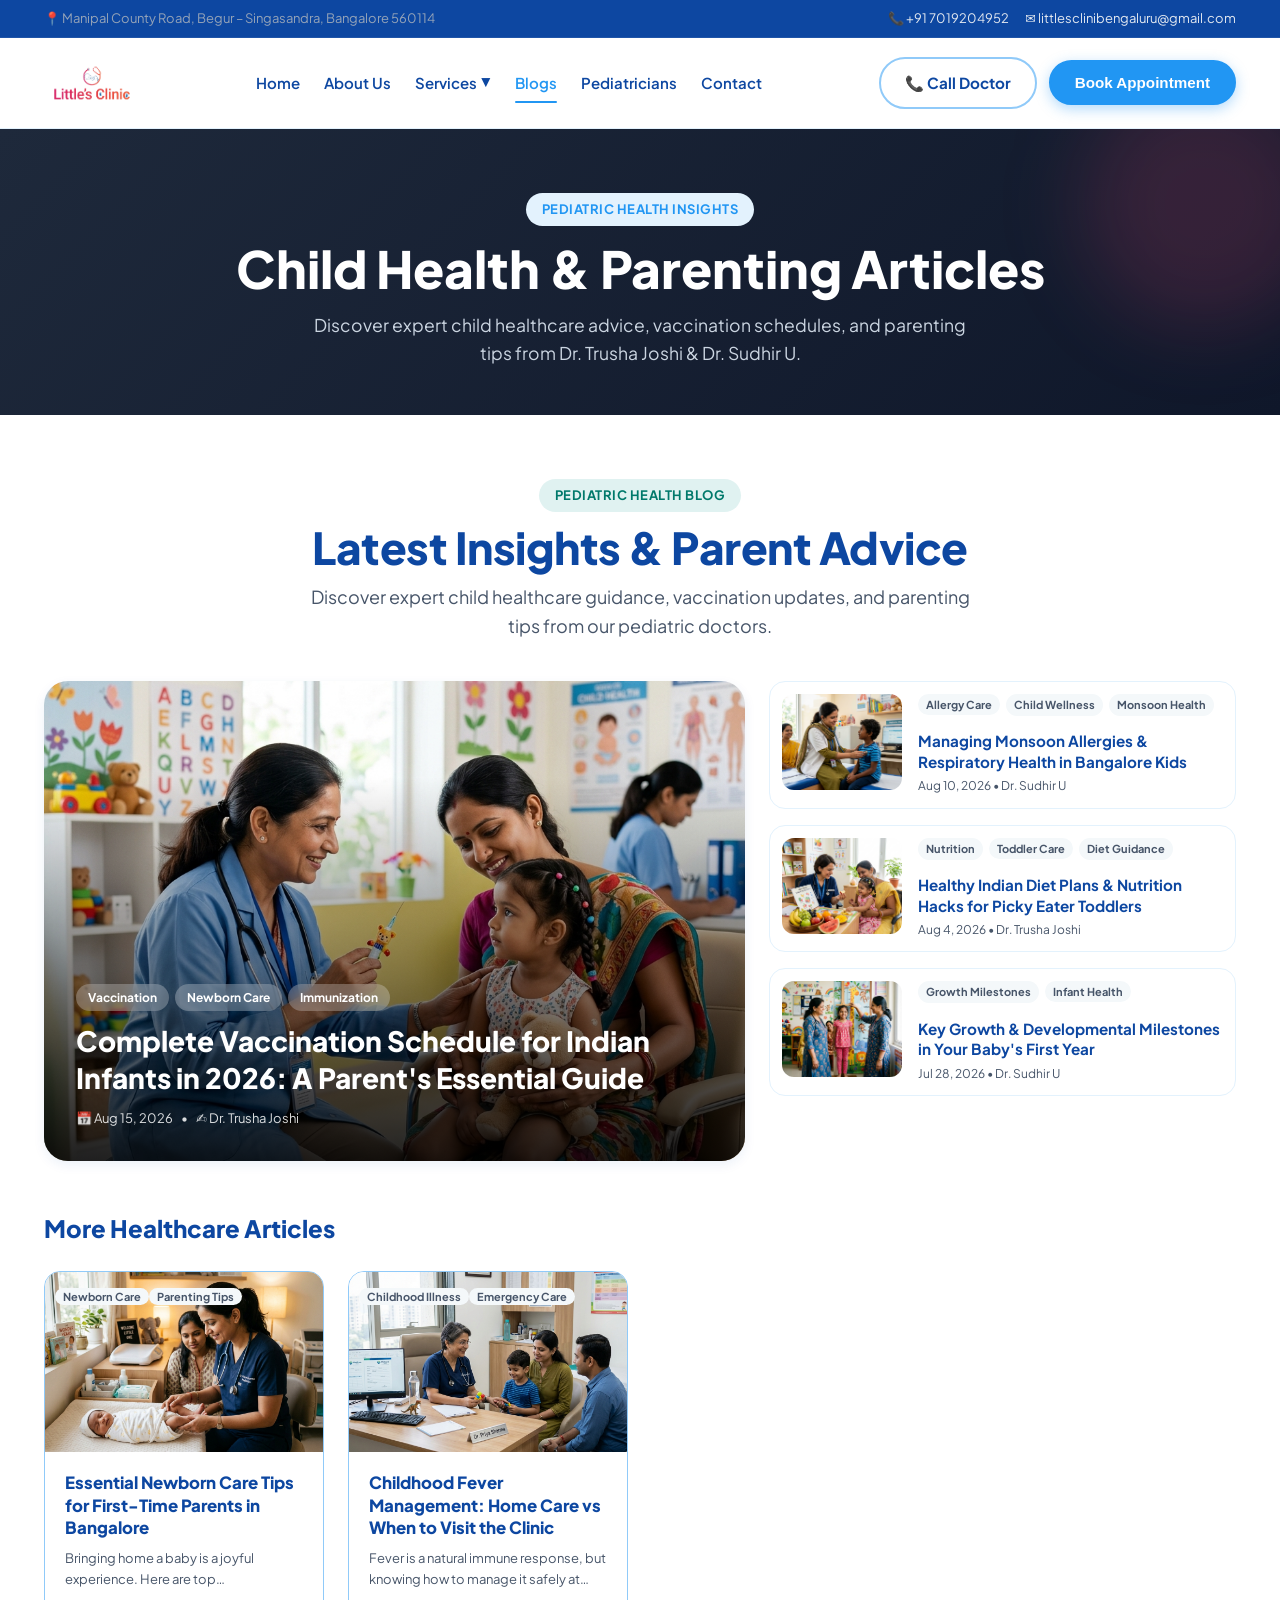
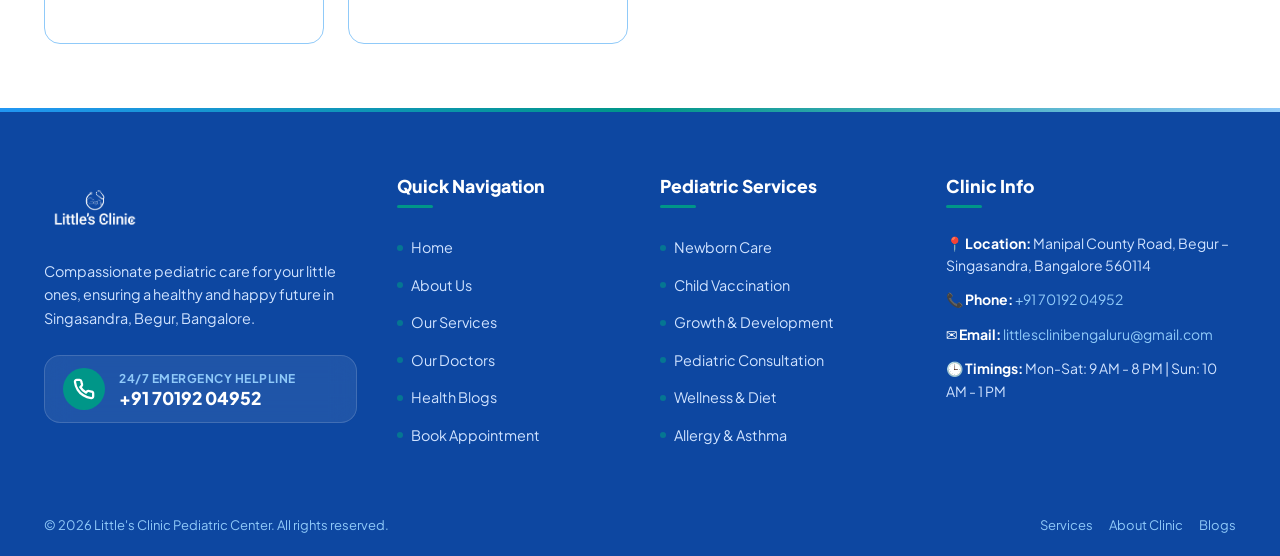
<file: blogs.html>
<!DOCTYPE html>
<html lang="en">
<head>
  <meta charset="UTF-8">
  <meta name="viewport" content="width=device-width, initial-scale=1.0">
  <title>Pediatric Health Blogs & Parent Advice | Little's Clinic | Bangalore</title>
  <meta name="description" content="Read expert pediatric healthcare advice, infant vaccination schedules, toddler nutrition tips, and allergy management articles from Little's Clinic doctors.">
  <link rel="preconnect" href="https://fonts.googleapis.com">
  <link rel="preconnect" href="https://fonts.gstatic.com" crossorigin>
  <link href="https://fonts.googleapis.com/css2?family=Plus+Jakarta+Sans:wght@400;500;600;700;800&display=swap" rel="stylesheet">
  <link rel="stylesheet" href="styles.css">
</head>
<body>

  <!-- ================= TOP CONTACT INFO BAR ================= -->
  <div class="top-bar">
    <div class="container top-bar__container">
      <div class="top-bar__location">
        <span>📍 Manipal County Road, Begur – Singasandra, Bangalore 560114</span>
      </div>
      <div class="top-bar__contact">
        <a href="tel:+917019204952">📞 +91 7019204952</a>
        <a href="mailto:littlesclinibengaluru@gmail.com">✉ littlesclinibengaluru@gmail.com</a>
      </div>
    </div>
  </div>

  <!-- ================= HEADER / NAVIGATION ================= -->
  <header class="header" id="header">
    <div class="container header__container">
      
      <a href="index.html" class="brand-logo" aria-label="Little's Clinic Home">
        <img src="assets/image.png" alt="Little's Clinic Logo" class="brand-logo__img">
      </a>

      <nav class="nav" id="main-nav">
        <ul class="nav__list">
          <li class="nav__item"><a href="index.html" class="nav__link">Home</a></li>
          <li class="nav__item"><a href="about.html" class="nav__link">About Us</a></li>
          
          <li class="nav__item nav__item--dropdown">
            <a href="services.html" class="nav__link">
              Services <span class="dropdown-arrow">▼</span>
            </a>
            <div class="dropdown-menu">
              <a href="services.html#newborn">
                <span class="dropdown-icon-circle circle-pink">
                  <svg width="14" height="14" viewBox="0 0 24 24" fill="none" stroke="#FF4D79" stroke-width="2.2" stroke-linecap="round" stroke-linejoin="round"><path d="M9 3h6v2H9z"/><path d="M8 5h8v2H8z"/><path d="M7 7h10v12a2 2 0 0 1-2 2H9a2 2 0 0 1-2-2V7z"/><line x1="10" y1="12" x2="14" y2="12"/><line x1="10" y1="15" x2="14" y2="15"/></svg>
                </span>
                Newborn Care
              </a>
              <a href="services.html#vaccination">
                <span class="dropdown-icon-circle circle-teal">
                  <svg width="14" height="14" viewBox="0 0 24 24" fill="none" stroke="#20C997" stroke-width="2.2" stroke-linecap="round" stroke-linejoin="round"><path d="m18 2 4 4"/><path d="m17 7 3-3"/><path d="M19 9 8.7 19.3a1 1 0 0 1-1.4 0l-2.6-2.6a1 1 0 0 1 0-1.4L15 5"/><path d="m9 11 4 4"/><path d="m5 19-3 3"/><path d="m14 4 6 6"/></svg>
                </span>
                Child Vaccination
              </a>
              <a href="services.html#growth">
                <span class="dropdown-icon-circle circle-orange">
                  <svg width="14" height="14" viewBox="0 0 24 24" fill="none" stroke="#FF8A3D" stroke-width="2.2" stroke-linecap="round" stroke-linejoin="round"><line x1="18" y1="20" x2="18" y2="10"/><line x1="12" y1="20" x2="12" y2="4"/><line x1="6" y1="20" x2="6" y2="14"/><line x1="2" y1="20" x2="22" y2="20"/></svg>
                </span>
                Growth & Development
              </a>
              <a href="services.html#consultation">
                <span class="dropdown-icon-circle circle-blue">
                  <svg width="14" height="14" viewBox="0 0 24 24" fill="none" stroke="#0EA5E9" stroke-width="2.2" stroke-linecap="round" stroke-linejoin="round"><path d="M4.8 2.3A.3.3 0 0 0 4.5 2.6V9a4.5 4.5 0 0 0 9 0V2.6a.3.3 0 0 0-.3-.3h-1.4a.3.3 0 0 0-.3.3V9a2.5 2.5 0 0 1-5 0V2.6a.3.3 0 0 0-.3-.3H4.8z"/><path d="M9 13.5v3.25a4.25 4.25 0 0 0 8.5 0v-2.25"/><circle cx="17.5" cy="12.5" r="2"/></svg>
                </span>
                Pediatric Consultation
              </a>
              <a href="services.html#nutrition">
                <span class="dropdown-icon-circle circle-purple">
                  <svg width="14" height="14" viewBox="0 0 24 24" fill="none" stroke="#A855F7" stroke-width="2.2" stroke-linecap="round" stroke-linejoin="round"><path d="M12 20.94c1.5 0 2.75 1.06 4 1.06 3 0 6-8 6-12.22A4.91 4.91 0 0 0 17 5c-2.22 0-4 1.44-5 2-1-.56-2.78-2-5-2a4.9 4.9 0 0 0-5 4.78C2 14 5 22 8 22c1.25 0 2.5-1.06 4-1.06z"/><path d="M10 2c1 .5 2 2 2 5"/></svg>
                </span>
                Nutrition Counseling
              </a>
              <a href="services.html#adolescent">
                <span class="dropdown-icon-circle circle-rose">
                  <svg width="14" height="14" viewBox="0 0 24 24" fill="none" stroke="#F43F5E" stroke-width="2.2" stroke-linecap="round" stroke-linejoin="round"><path d="M20 21v-2a4 4 0 0 0-4-4H8a4 4 0 0 0-4 4v2"/><circle cx="12" cy="7" r="4"/><path d="M16 11l2 2 4-4"/></svg>
                </span>
                Adolescent Care
              </a>
              <a href="services.html#allergy">
                <span class="dropdown-icon-circle circle-mint">
                  <svg width="14" height="14" viewBox="0 0 24 24" fill="none" stroke="#10B981" stroke-width="2.2" stroke-linecap="round" stroke-linejoin="round"><path d="M12 4v16"/><path d="M7 8a4 4 0 0 0-4 4v3a4 4 0 0 0 4 4h1a4 4 0 0 0 4-4v-7"/><path d="M17 8a4 4 0 0 1 4 4v3a4 4 0 0 1-4 4h-1a4 4 0 0 1-4-4v-7"/></svg>
                </span>
                Allergy & Asthma Care
              </a>
              <a href="services.html#wellness">
                <span class="dropdown-icon-circle circle-yellow">
                  <svg width="14" height="14" viewBox="0 0 24 24" fill="none" stroke="#F59E0B" stroke-width="2.2" stroke-linecap="round" stroke-linejoin="round"><circle cx="12" cy="12" r="5"/><path d="M12 1v2"/><path d="M12 21v2"/><path d="M4.22 4.22l1.42 1.42"/><path d="M18.36 18.36l1.42 1.42"/><path d="M1 12h2"/><path d="M21 12h2"/><path d="M4.22 19.78l1.42-1.42"/><path d="M18.36 5.64l1.42-1.42"/></svg>
                </span>
                Child Wellness
              </a>
              <div class="dropdown-menu-divider"></div>
              <a href="services.html" style="color:var(--primary);">Explore All Services &rarr;</a>
            </div>
          </li>

          <li class="nav__item"><a href="blogs.html" class="nav__link active">Blogs</a></li>
          <li class="nav__item"><a href="index.html#pediatricians" class="nav__link">Pediatricians</a></li>
          <li class="nav__item"><a href="index.html#contact" class="nav__link">Contact</a></li>
        </ul>
      </nav>

      <div class="header__actions">
        <a href="tel:+917019204952" class="btn btn--outline">
          📞 Call Doctor
        </a>
        <button onclick="openBookingModal()" class="btn btn--primary">
          Book Appointment
        </button>
        <button class="mobile-toggle" id="mobile-toggle" aria-label="Toggle Navigation Menu">
          <span></span><span></span><span></span>
        </button>
      </div>

    </div>
  </header>

  <!-- ================= PAGE BANNER ================= -->
  <section class="page-banner">
    <div class="container page-banner__container">
      <span class="badge badge--pink animate-badge">PEDIATRIC HEALTH INSIGHTS</span>
      <h1 class="page-banner__title animate-title">Child Health & Parenting Articles</h1>
      <p class="page-banner__subtitle animate-subtitle">Discover expert child healthcare advice, vaccination schedules, and parenting tips from Dr. Trusha Joshi & Dr. Sudhir U.</p>
    </div>
  </section>

  <!-- ================= BLOGS DYNAMIC CONTAINER ================= -->
  <section class="blogs-section" id="blogs-page-grid">
    <div class="container" id="blogs-container">
      <!-- Dynamic Content rendered by blogs.js -->
    </div>
  </section>

  <!-- ================= FOOTER (STITCH DESIGN SYSTEM ENHANCED) ================= -->
  <footer class="footer">
    <div class="container footer__container">
      
      <!-- Column 1: Brand & Mission -->
      <div class="footer__col footer__col--brand">
        <a href="index.html" class="brand-logo footer__logo">
          <img src="assets/image.png" alt="Little's Clinic Logo" class="brand-logo__img footer__logo-img">
        </a>
        <p class="footer__desc">Compassionate pediatric care for your little ones, ensuring a healthy and happy future in Singasandra, Begur, Bangalore.</p>
        
        <!-- Emergency Hotline Box (Stitch Component) -->
        <div class="footer-emergency-box">
          <div class="emergency-icon-circle">
            <svg width="22" height="22" viewBox="0 0 24 24" fill="none" stroke="currentColor" stroke-width="2.5"><path d="M22 16.92v3a2 2 0 0 1-2.18 2 19.79 19.79 0 0 1-8.63-3.07 19.5 19.5 0 0 1-6-6 19.79 19.79 0 0 1-3.07-8.67A2 2 0 0 1 4.11 2h3a2 2 0 0 1 2 1.72 12.84 12.84 0 0 0 .7 2.81 2 2 0 0 1-.45 2.11L8.09 9.91a16 16 0 0 0 6 6l1.27-1.27a2 2 0 0 1 2.11-.45 12.84 12.84 0 0 0 2.81.7A2 2 0 0 1 22 16.92z"/></svg>
          </div>
          <div>
            <span class="emergency-label">24/7 Emergency Helpline</span>
            <a href="tel:+917019204952" class="emergency-number">+91 70192 04952</a>
          </div>
        </div>
      </div>

      <!-- Column 2: Quick Links -->
      <div class="footer__col">
        <h4 class="footer__heading">Quick Navigation</h4>
        <ul class="footer__links">
          <li><a href="index.html"><span class="link-dot"></span>Home</a></li>
          <li><a href="about.html"><span class="link-dot"></span>About Us</a></li>
          <li><a href="services.html"><span class="link-dot"></span>Our Services</a></li>
          <li><a href="index.html#pediatricians"><span class="link-dot"></span>Our Doctors</a></li>
          <li><a href="blogs.html"><span class="link-dot"></span>Health Blogs</a></li>
          <li><a href="javascript:void(0)" onclick="openBookingModal()"><span class="link-dot"></span>Book Appointment</a></li>
        </ul>
      </div>

      <!-- Column 3: Pediatric Services -->
      <div class="footer__col">
        <h4 class="footer__heading">Pediatric Services</h4>
        <ul class="footer__links">
          <li><a href="services.html#newborn"><span class="link-dot"></span>Newborn Care</a></li>
          <li><a href="services.html#vaccination"><span class="link-dot"></span>Child Vaccination</a></li>
          <li><a href="services.html#growth"><span class="link-dot"></span>Growth & Development</a></li>
          <li><a href="services.html#consultation"><span class="link-dot"></span>Pediatric Consultation</a></li>
          <li><a href="services.html#nutrition"><span class="link-dot"></span>Wellness & Diet</a></li>
          <li><a href="services.html#allergy"><span class="link-dot"></span>Allergy & Asthma</a></li>
        </ul>
      </div>

      <!-- Column 4: Contact & Locations -->
      <div class="footer__col">
        <h4 class="footer__heading">Clinic Info</h4>
        <div class="footer__contact-info">
          <p><strong>📍 Location:</strong> Manipal County Road, Begur – Singasandra, Bangalore 560114</p>
          <p><strong>📞 Phone:</strong> <a href="tel:+917019204952">+91 70192 04952</a></p>
          <p><strong>✉ Email:</strong> <a href="mailto:littlesclinibengaluru@gmail.com">littlesclinibengaluru@gmail.com</a></p>
          <p><strong>🕒 Timings:</strong> Mon-Sat: 9 AM - 8 PM | Sun: 10 AM - 1 PM</p>
        </div>
      </div>

    </div>

    <!-- Bottom Bar -->
    <div class="footer__bottom">
      <div class="container footer__bottom-container">
        <p>© 2026 Little's Clinic Pediatric Center. All rights reserved.</p>
        <div class="footer-bottom-links">
          <a href="services.html">Services</a>
          <a href="about.html">About Clinic</a>
          <a href="blogs.html">Blogs</a>
        </div>
      </div>
    </div>
  </footer>

  <!-- BOOKING MODAL -->
  <div class="booking-modal-overlay" id="booking-modal">
    <div class="booking-modal-content">
      <button class="modal-close-btn" onclick="closeBookingModal()">&times;</button>
      <h3 class="modal-title">Book an Appointment at Little's Clinic</h3>
      <p class="modal-subtitle">Manipal County Road, Begur – Singasandra, Bangalore</p>
      
      <form onsubmit="handleModalBookingSubmit(event)">
        <div class="form-group">
          <label>Parent Name</label>
          <input type="text" id="modal-parent-name" required placeholder="Enter Parent Name">
        </div>
        <div class="form-row">
          <div class="form-group">
            <label>Child Name</label>
            <input type="text" id="modal-child-name" required placeholder="Child's Name">
          </div>
          <div class="form-group">
            <label>Phone Number</label>
            <input type="tel" id="modal-phone" required placeholder="+91 XXXXX XXXXX">
          </div>
        </div>
        <div class="form-group">
          <label>Preferred Date</label>
          <input type="date" id="modal-date" required>
        </div>
        <button type="submit" class="btn btn--primary btn--full btn--lg" style="margin-top:12px;">Confirm Booking</button>
      </form>
    </div>
  </div>

  <script src="blogs.js"></script>
  <script src="script.js"></script>
</body>
</html>
</file>
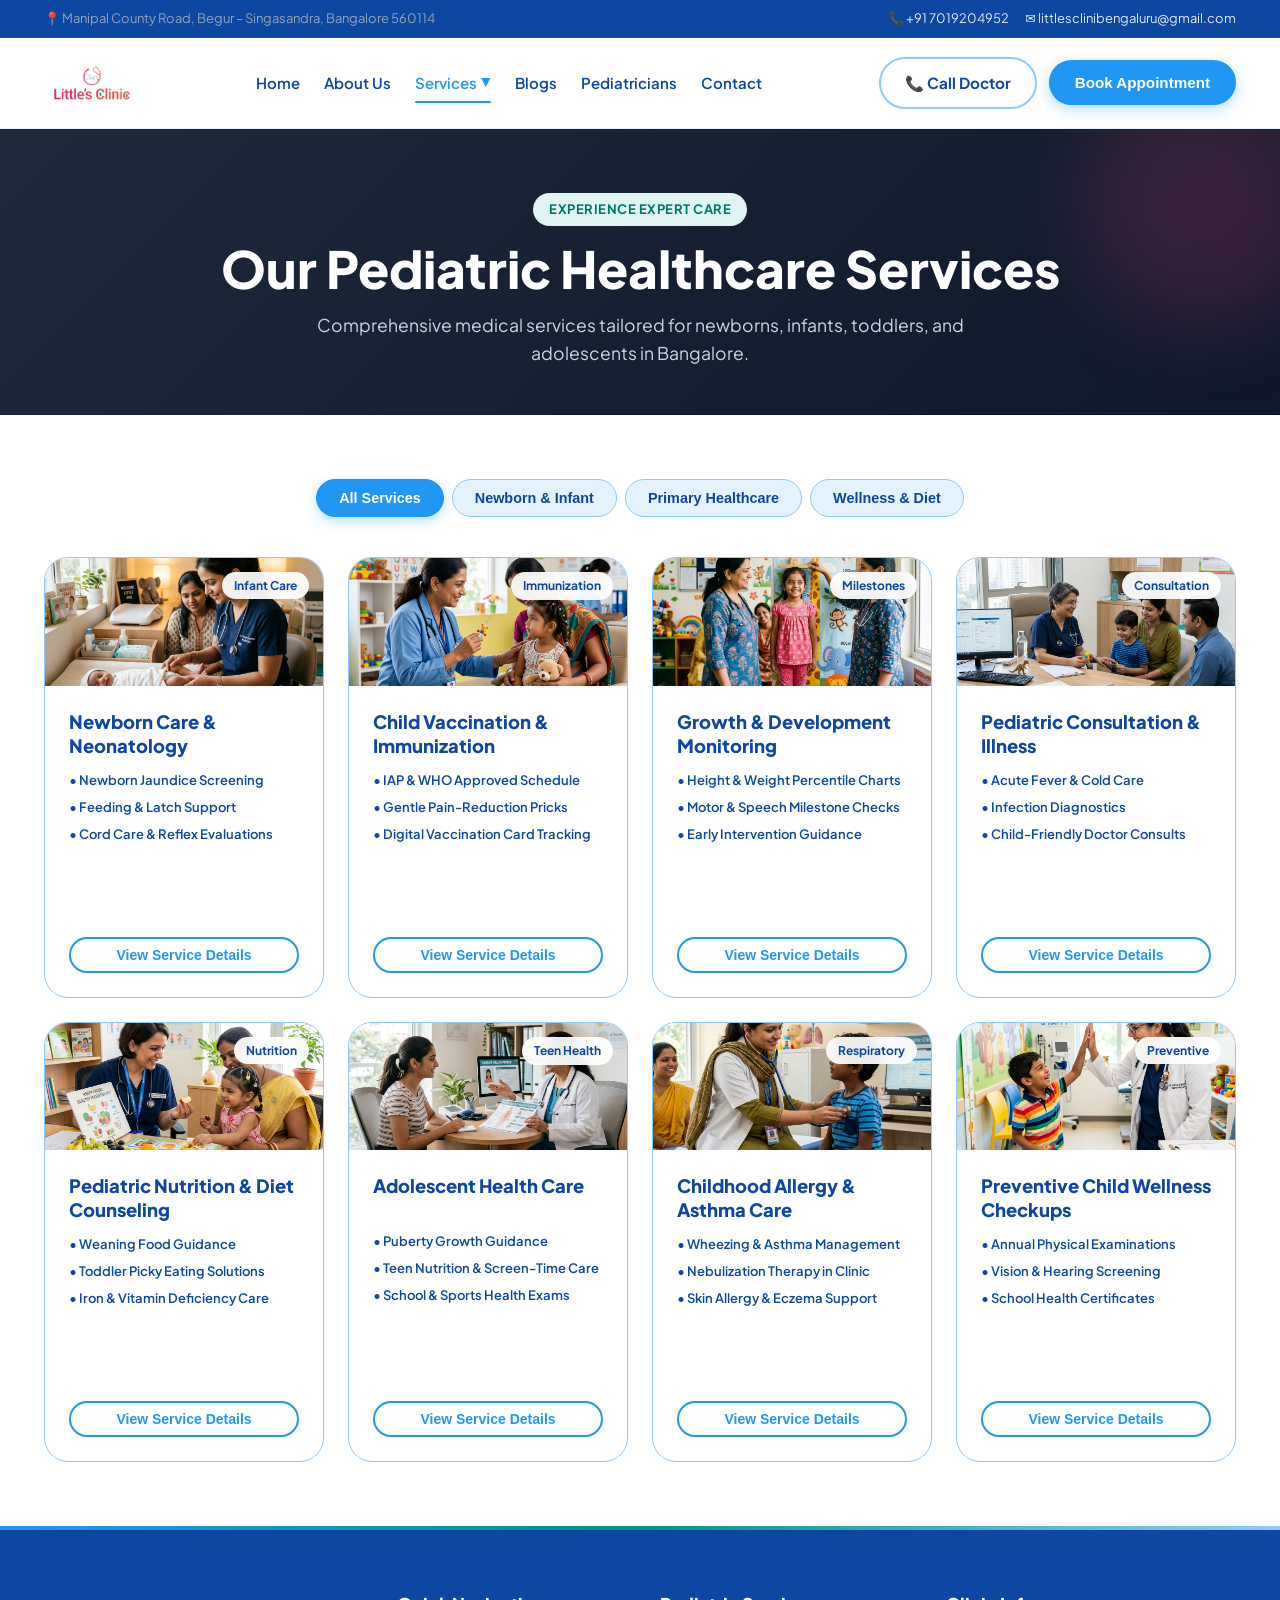
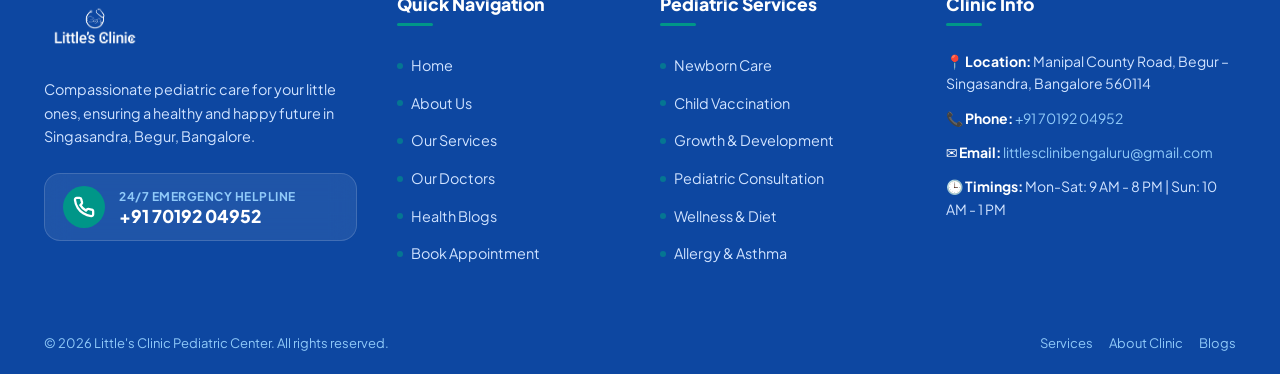
<file: services.html>
<!DOCTYPE html>
<html lang="en">
<head>
  <meta charset="UTF-8">
  <meta name="viewport" content="width=device-width, initial-scale=1.0">
  <title>Pediatric Services | Little's Clinic | Singasandra & Begur, Bangalore</title>
  <meta name="description" content="Explore comprehensive pediatric healthcare services at Little's Clinic – newborn care, vaccination, growth monitoring, nutrition counseling, and allergy care.">
  <link rel="preconnect" href="https://fonts.googleapis.com">
  <link rel="preconnect" href="https://fonts.gstatic.com" crossorigin>
  <link href="https://fonts.googleapis.com/css2?family=Plus+Jakarta+Sans:wght@400;500;600;700;800&display=swap" rel="stylesheet">
  <link rel="stylesheet" href="styles.css">
</head>
<body>

  <!-- ================= TOP CONTACT INFO BAR ================= -->
  <div class="top-bar">
    <div class="container top-bar__container">
      <div class="top-bar__location">
        <span>📍 Manipal County Road, Begur – Singasandra, Bangalore 560114</span>
      </div>
      <div class="top-bar__contact">
        <a href="tel:+917019204952">📞 +91 7019204952</a>
        <a href="mailto:littlesclinibengaluru@gmail.com">✉ littlesclinibengaluru@gmail.com</a>
      </div>
    </div>
  </div>

  <!-- ================= HEADER / NAVIGATION ================= -->
  <header class="header" id="header">
    <div class="container header__container">
      
      <a href="index.html" class="brand-logo" aria-label="Little's Clinic Home">
        <img src="assets/image.png" alt="Little's Clinic Logo" class="brand-logo__img">
      </a>

      <nav class="nav" id="main-nav">
        <ul class="nav__list">
          <li class="nav__item"><a href="index.html" class="nav__link">Home</a></li>
          <li class="nav__item"><a href="about.html" class="nav__link">About Us</a></li>
          
          <li class="nav__item nav__item--dropdown">
            <a href="services.html" class="nav__link active">
              Services <span class="dropdown-arrow">▼</span>
            </a>
            <div class="dropdown-menu">
              <a href="services.html#newborn">
                <span class="dropdown-icon-circle circle-pink">
                  <svg width="14" height="14" viewBox="0 0 24 24" fill="none" stroke="#FF4D79" stroke-width="2.2" stroke-linecap="round" stroke-linejoin="round"><path d="M9 3h6v2H9z"/><path d="M8 5h8v2H8z"/><path d="M7 7h10v12a2 2 0 0 1-2 2H9a2 2 0 0 1-2-2V7z"/><line x1="10" y1="12" x2="14" y2="12"/><line x1="10" y1="15" x2="14" y2="15"/></svg>
                </span>
                Newborn Care
              </a>
              <a href="services.html#vaccination">
                <span class="dropdown-icon-circle circle-teal">
                  <svg width="14" height="14" viewBox="0 0 24 24" fill="none" stroke="#20C997" stroke-width="2.2" stroke-linecap="round" stroke-linejoin="round"><path d="m18 2 4 4"/><path d="m17 7 3-3"/><path d="M19 9 8.7 19.3a1 1 0 0 1-1.4 0l-2.6-2.6a1 1 0 0 1 0-1.4L15 5"/><path d="m9 11 4 4"/><path d="m5 19-3 3"/><path d="m14 4 6 6"/></svg>
                </span>
                Child Vaccination
              </a>
              <a href="services.html#growth">
                <span class="dropdown-icon-circle circle-orange">
                  <svg width="14" height="14" viewBox="0 0 24 24" fill="none" stroke="#FF8A3D" stroke-width="2.2" stroke-linecap="round" stroke-linejoin="round"><line x1="18" y1="20" x2="18" y2="10"/><line x1="12" y1="20" x2="12" y2="4"/><line x1="6" y1="20" x2="6" y2="14"/><line x1="2" y1="20" x2="22" y2="20"/></svg>
                </span>
                Growth & Development
              </a>
              <a href="services.html#consultation">
                <span class="dropdown-icon-circle circle-blue">
                  <svg width="14" height="14" viewBox="0 0 24 24" fill="none" stroke="#0EA5E9" stroke-width="2.2" stroke-linecap="round" stroke-linejoin="round"><path d="M4.8 2.3A.3.3 0 0 0 4.5 2.6V9a4.5 4.5 0 0 0 9 0V2.6a.3.3 0 0 0-.3-.3h-1.4a.3.3 0 0 0-.3.3V9a2.5 2.5 0 0 1-5 0V2.6a.3.3 0 0 0-.3-.3H4.8z"/><path d="M9 13.5v3.25a4.25 4.25 0 0 0 8.5 0v-2.25"/><circle cx="17.5" cy="12.5" r="2"/></svg>
                </span>
                Pediatric Consultation
              </a>
              <a href="services.html#nutrition">
                <span class="dropdown-icon-circle circle-purple">
                  <svg width="14" height="14" viewBox="0 0 24 24" fill="none" stroke="#A855F7" stroke-width="2.2" stroke-linecap="round" stroke-linejoin="round"><path d="M12 20.94c1.5 0 2.75 1.06 4 1.06 3 0 6-8 6-12.22A4.91 4.91 0 0 0 17 5c-2.22 0-4 1.44-5 2-1-.56-2.78-2-5-2a4.9 4.9 0 0 0-5 4.78C2 14 5 22 8 22c1.25 0 2.5-1.06 4-1.06z"/><path d="M10 2c1 .5 2 2 2 5"/></svg>
                </span>
                Nutrition Counseling
              </a>
              <a href="services.html#adolescent">
                <span class="dropdown-icon-circle circle-rose">
                  <svg width="14" height="14" viewBox="0 0 24 24" fill="none" stroke="#F43F5E" stroke-width="2.2" stroke-linecap="round" stroke-linejoin="round"><path d="M20 21v-2a4 4 0 0 0-4-4H8a4 4 0 0 0-4 4v2"/><circle cx="12" cy="7" r="4"/><path d="M16 11l2 2 4-4"/></svg>
                </span>
                Adolescent Care
              </a>
              <a href="services.html#allergy">
                <span class="dropdown-icon-circle circle-mint">
                  <svg width="14" height="14" viewBox="0 0 24 24" fill="none" stroke="#10B981" stroke-width="2.2" stroke-linecap="round" stroke-linejoin="round"><path d="M12 4v16"/><path d="M7 8a4 4 0 0 0-4 4v3a4 4 0 0 0 4 4h1a4 4 0 0 0 4-4v-7"/><path d="M17 8a4 4 0 0 1 4 4v3a4 4 0 0 1-4 4h-1a4 4 0 0 1-4-4v-7"/></svg>
                </span>
                Allergy & Asthma Care
              </a>
              <a href="services.html#wellness">
                <span class="dropdown-icon-circle circle-yellow">
                  <svg width="14" height="14" viewBox="0 0 24 24" fill="none" stroke="#F59E0B" stroke-width="2.2" stroke-linecap="round" stroke-linejoin="round"><circle cx="12" cy="12" r="5"/><path d="M12 1v2"/><path d="M12 21v2"/><path d="M4.22 4.22l1.42 1.42"/><path d="M18.36 18.36l1.42 1.42"/><path d="M1 12h2"/><path d="M21 12h2"/><path d="M4.22 19.78l1.42-1.42"/><path d="M18.36 5.64l1.42-1.42"/></svg>
                </span>
                Child Wellness
              </a>
              <div class="dropdown-menu-divider"></div>
              <a href="services.html" style="color:var(--primary);">Explore All Services &rarr;</a>
            </div>
          </li>

          <li class="nav__item"><a href="blogs.html" class="nav__link">Blogs</a></li>
          <li class="nav__item"><a href="index.html#pediatricians" class="nav__link">Pediatricians</a></li>
          <li class="nav__item"><a href="index.html#contact" class="nav__link">Contact</a></li>
        </ul>
      </nav>

      <div class="header__actions">
        <a href="tel:+917019204952" class="btn btn--outline">
          📞 Call Doctor
        </a>
        <button onclick="openBookingModal()" class="btn btn--primary">
          Book Appointment
        </button>
        <button class="mobile-toggle" id="mobile-toggle" aria-label="Toggle Navigation Menu">
          <span></span><span></span><span></span>
        </button>
      </div>

    </div>
  </header>

  <!-- ================= PAGE BANNER ================= -->
  <section class="page-banner">
    <div class="container page-banner__container">
      <span class="badge badge--teal animate-badge">EXPERIENCE EXPERT CARE</span>
      <h1 class="page-banner__title animate-title">Our Pediatric Healthcare Services</h1>
      <p class="page-banner__subtitle animate-subtitle">Comprehensive medical services tailored for newborns, infants, toddlers, and adolescents in Bangalore.</p>
    </div>
  </section>

  <!-- ================= SERVICES CONTENT ================= -->
  <section class="services-section" id="services-grid-page">
    <div class="container">
      
      <!-- CATEGORY FILTER TABS -->
      <div class="service-tabs animate-on-scroll">
        <button class="tab-btn active" data-filter="all">All Services</button>
        <button class="tab-btn" data-filter="infant">Newborn & Infant</button>
        <button class="tab-btn" data-filter="primary">Primary Healthcare</button>
        <button class="tab-btn" data-filter="wellness">Wellness & Diet</button>
      </div>

      <div class="services-grid animate-on-scroll">
        
        <!-- SERVICE 1: NEWBORN -->
        <div class="service-card-v2 service-card--pink" id="newborn" data-category="infant">
          <div class="service-card-v2__image">
            <img src="assets/service-newborn.png" alt="Newborn Care at Little's Clinic" loading="lazy">
            <span class="service-card-v2__badge">Infant Care</span>
          </div>
          <div class="service-card-v2__content">
            <h3 class="service-card-v2__title">Newborn Care & Neonatology</h3>
            <ul class="service-card-v2__bullets">
              <li>• Newborn Jaundice Screening</li>
              <li>• Feeding & Latch Support</li>
              <li>• Cord Care & Reflex Evaluations</li>
            </ul>
            <button onclick="openServiceModal('newborn')" class="btn btn--outline-primary btn--full btn--sm">View Service Details</button>
          </div>
        </div>

        <!-- SERVICE 2: VACCINATION -->
        <div class="service-card-v2 service-card--teal" id="vaccination" data-category="primary">
          <div class="service-card-v2__image">
            <img src="assets/service-vaccination.png" alt="Child Vaccination at Little's Clinic" loading="lazy">
            <span class="service-card-v2__badge">Immunization</span>
          </div>
          <div class="service-card-v2__content">
            <h3 class="service-card-v2__title">Child Vaccination & Immunization</h3>
            <ul class="service-card-v2__bullets">
              <li>• IAP & WHO Approved Schedule</li>
              <li>• Gentle Pain-Reduction Pricks</li>
              <li>• Digital Vaccination Card Tracking</li>
            </ul>
            <button onclick="openServiceModal('vaccination')" class="btn btn--outline-primary btn--full btn--sm">View Service Details</button>
          </div>
        </div>

        <!-- SERVICE 3: GROWTH -->
        <div class="service-card-v2 service-card--orange" id="growth" data-category="wellness">
          <div class="service-card-v2__image">
            <img src="assets/service-growth.png" alt="Growth & Development Monitoring" loading="lazy">
            <span class="service-card-v2__badge">Milestones</span>
          </div>
          <div class="service-card-v2__content">
            <h3 class="service-card-v2__title">Growth & Development Monitoring</h3>
            <ul class="service-card-v2__bullets">
              <li>• Height & Weight Percentile Charts</li>
              <li>• Motor & Speech Milestone Checks</li>
              <li>• Early Intervention Guidance</li>
            </ul>
            <button onclick="openServiceModal('growth')" class="btn btn--outline-primary btn--full btn--sm">View Service Details</button>
          </div>
        </div>

        <!-- SERVICE 4: CONSULTATION -->
        <div class="service-card-v2 service-card--blue" id="consultation" data-category="primary">
          <div class="service-card-v2__image">
            <img src="assets/service-consultation.png" alt="Pediatric Consultation & Sick Visits" loading="lazy">
            <span class="service-card-v2__badge">Consultation</span>
          </div>
          <div class="service-card-v2__content">
            <h3 class="service-card-v2__title">Pediatric Consultation & Illness</h3>
            <ul class="service-card-v2__bullets">
              <li>• Acute Fever & Cold Care</li>
              <li>• Infection Diagnostics</li>
              <li>• Child-Friendly Doctor Consults</li>
            </ul>
            <button onclick="openServiceModal('consultation')" class="btn btn--outline-primary btn--full btn--sm">View Service Details</button>
          </div>
        </div>

        <!-- SERVICE 5: NUTRITION -->
        <div class="service-card-v2 service-card--purple" id="nutrition" data-category="wellness">
          <div class="service-card-v2__image">
            <img src="assets/service-nutrition.png" alt="Pediatric Nutrition & Diet Counseling" loading="lazy">
            <span class="service-card-v2__badge">Nutrition</span>
          </div>
          <div class="service-card-v2__content">
            <h3 class="service-card-v2__title">Pediatric Nutrition & Diet Counseling</h3>
            <ul class="service-card-v2__bullets">
              <li>• Weaning Food Guidance</li>
              <li>• Toddler Picky Eating Solutions</li>
              <li>• Iron & Vitamin Deficiency Care</li>
            </ul>
            <button onclick="openServiceModal('nutrition')" class="btn btn--outline-primary btn--full btn--sm">View Service Details</button>
          </div>
        </div>

        <!-- SERVICE 6: ADOLESCENT -->
        <div class="service-card-v2 service-card--pink" id="adolescent" data-category="wellness">
          <div class="service-card-v2__image">
            <img src="assets/service-adolescent.png" alt="Adolescent Care at Little's Clinic" loading="lazy">
            <span class="service-card-v2__badge">Teen Health</span>
          </div>
          <div class="service-card-v2__content">
            <h3 class="service-card-v2__title">Adolescent Health Care</h3>
            <ul class="service-card-v2__bullets">
              <li>• Puberty Growth Guidance</li>
              <li>• Teen Nutrition & Screen-Time Care</li>
              <li>• School & Sports Health Exams</li>
            </ul>
            <button onclick="openServiceModal('adolescent')" class="btn btn--outline-primary btn--full btn--sm">View Service Details</button>
          </div>
        </div>

        <!-- SERVICE 7: ALLERGY -->
        <div class="service-card-v2 service-card--teal" id="allergy" data-category="primary">
          <div class="service-card-v2__image">
            <img src="assets/service-allergy.png" alt="Childhood Allergy & Asthma Care" loading="lazy">
            <span class="service-card-v2__badge">Respiratory</span>
          </div>
          <div class="service-card-v2__content">
            <h3 class="service-card-v2__title">Childhood Allergy & Asthma Care</h3>
            <ul class="service-card-v2__bullets">
              <li>• Wheezing & Asthma Management</li>
              <li>• Nebulization Therapy in Clinic</li>
              <li>• Skin Allergy & Eczema Support</li>
            </ul>
            <button onclick="openServiceModal('allergy')" class="btn btn--outline-primary btn--full btn--sm">View Service Details</button>
          </div>
        </div>

        <!-- SERVICE 8: WELLNESS -->
        <div class="service-card-v2 service-card--yellow" id="wellness" data-category="wellness">
          <div class="service-card-v2__image">
            <img src="assets/service-wellness.png" alt="Preventive Child Wellness Checkups" loading="lazy">
            <span class="service-card-v2__badge">Preventive</span>
          </div>
          <div class="service-card-v2__content">
            <h3 class="service-card-v2__title">Preventive Child Wellness Checkups</h3>
            <ul class="service-card-v2__bullets">
              <li>• Annual Physical Examinations</li>
              <li>• Vision & Hearing Screening</li>
              <li>• School Health Certificates</li>
            </ul>
            <button onclick="openServiceModal('wellness')" class="btn btn--outline-primary btn--full btn--sm">View Service Details</button>
          </div>
        </div>

      </div>

    </div>
  </section>

  <!-- ================= FOOTER ================= -->
  <!-- ================= FOOTER (STITCH DESIGN SYSTEM ENHANCED) ================= -->
  <footer class="footer">
    <div class="container footer__container">
      
      <!-- Column 1: Brand & Mission -->
      <div class="footer__col footer__col--brand">
        <a href="index.html" class="brand-logo footer__logo">
          <img src="assets/image.png" alt="Little's Clinic Logo" class="brand-logo__img footer__logo-img">
        </a>
        <p class="footer__desc">Compassionate pediatric care for your little ones, ensuring a healthy and happy future in Singasandra, Begur, Bangalore.</p>
        
        <!-- Emergency Hotline Box (Stitch Component) -->
        <div class="footer-emergency-box">
          <div class="emergency-icon-circle">
            <svg width="22" height="22" viewBox="0 0 24 24" fill="none" stroke="currentColor" stroke-width="2.5"><path d="M22 16.92v3a2 2 0 0 1-2.18 2 19.79 19.79 0 0 1-8.63-3.07 19.5 19.5 0 0 1-6-6 19.79 19.79 0 0 1-3.07-8.67A2 2 0 0 1 4.11 2h3a2 2 0 0 1 2 1.72 12.84 12.84 0 0 0 .7 2.81 2 2 0 0 1-.45 2.11L8.09 9.91a16 16 0 0 0 6 6l1.27-1.27a2 2 0 0 1 2.11-.45 12.84 12.84 0 0 0 2.81.7A2 2 0 0 1 22 16.92z"/></svg>
          </div>
          <div>
            <span class="emergency-label">24/7 Emergency Helpline</span>
            <a href="tel:+917019204952" class="emergency-number">+91 70192 04952</a>
          </div>
        </div>
      </div>

      <!-- Column 2: Quick Links -->
      <div class="footer__col">
        <h4 class="footer__heading">Quick Navigation</h4>
        <ul class="footer__links">
          <li><a href="index.html"><span class="link-dot"></span>Home</a></li>
          <li><a href="about.html"><span class="link-dot"></span>About Us</a></li>
          <li><a href="services.html"><span class="link-dot"></span>Our Services</a></li>
          <li><a href="index.html#pediatricians"><span class="link-dot"></span>Our Doctors</a></li>
          <li><a href="blogs.html"><span class="link-dot"></span>Health Blogs</a></li>
          <li><a href="javascript:void(0)" onclick="openBookingModal()"><span class="link-dot"></span>Book Appointment</a></li>
        </ul>
      </div>

      <!-- Column 3: Pediatric Services -->
      <div class="footer__col">
        <h4 class="footer__heading">Pediatric Services</h4>
        <ul class="footer__links">
          <li><a href="services.html#newborn"><span class="link-dot"></span>Newborn Care</a></li>
          <li><a href="services.html#vaccination"><span class="link-dot"></span>Child Vaccination</a></li>
          <li><a href="services.html#growth"><span class="link-dot"></span>Growth & Development</a></li>
          <li><a href="services.html#consultation"><span class="link-dot"></span>Pediatric Consultation</a></li>
          <li><a href="services.html#nutrition"><span class="link-dot"></span>Wellness & Diet</a></li>
          <li><a href="services.html#allergy"><span class="link-dot"></span>Allergy & Asthma</a></li>
        </ul>
      </div>

      <!-- Column 4: Contact & Locations -->
      <div class="footer__col">
        <h4 class="footer__heading">Clinic Info</h4>
        <div class="footer__contact-info">
          <p><strong>📍 Location:</strong> Manipal County Road, Begur – Singasandra, Bangalore 560114</p>
          <p><strong>📞 Phone:</strong> <a href="tel:+917019204952">+91 70192 04952</a></p>
          <p><strong>✉ Email:</strong> <a href="mailto:littlesclinibengaluru@gmail.com">littlesclinibengaluru@gmail.com</a></p>
          <p><strong>🕒 Timings:</strong> Mon-Sat: 9 AM - 8 PM | Sun: 10 AM - 1 PM</p>
        </div>
      </div>

    </div>

    <!-- Bottom Bar -->
    <div class="footer__bottom">
      <div class="container footer__bottom-container">
        <p>© 2026 Little's Clinic Pediatric Center. All rights reserved.</p>
        <div class="footer-bottom-links">
          <a href="services.html">Services</a>
          <a href="about.html">About Clinic</a>
          <a href="blogs.html">Blogs</a>
        </div>
      </div>
    </div>
  </footer>

  <!-- SERVICE DETAIL MODAL -->
  <div class="service-modal-overlay" id="service-detail-modal">
    <div class="service-modal-content">
      <button class="modal-close-btn" onclick="closeServiceModal()">&times;</button>
      <div id="service-modal-body"></div>
    </div>
  </div>

  <!-- BOOKING MODAL -->
  <div class="booking-modal-overlay" id="booking-modal">
    <div class="booking-modal-content">
      <button class="modal-close-btn" onclick="closeBookingModal()">&times;</button>
      <h3 class="modal-title">Book an Appointment at Little's Clinic</h3>
      <p class="modal-subtitle">Manipal County Road, Begur – Singasandra, Bangalore</p>
      
      <form onsubmit="handleModalBookingSubmit(event)">
        <div class="form-group">
          <label>Parent Name</label>
          <input type="text" id="modal-parent-name" required placeholder="Enter Parent Name">
        </div>
        <div class="form-row">
          <div class="form-group">
            <label>Child Name</label>
            <input type="text" id="modal-child-name" required placeholder="Child's Name">
          </div>
          <div class="form-group">
            <label>Phone Number</label>
            <input type="tel" id="modal-phone" required placeholder="+91 XXXXX XXXXX">
          </div>
        </div>
        <div class="form-group">
          <label>Preferred Date</label>
          <input type="date" id="modal-date" required>
        </div>
        <button type="submit" class="btn btn--primary btn--full btn--lg" style="margin-top:12px;">Confirm Booking</button>
      </form>
    </div>
  </div>

  <script src="script.js"></script>
</body>
</html>
</file>
<file: styles.css>
/* ==========================================================================
   LITTLE'S CLINIC - MULTI-PAGE STYLES & ANIMATIONS
   ========================================================================== */

/* --------------------------------------------------------------------------
   1. DESIGN TOKENS (CHILD-FRIENDLY & MODERN PALETTE)
   -------------------------------------------------------------------------- */
:root {
  --primary: #2196F3;             /* Primary Vibrant Blue */
  --primary-hover: #1976D2;       /* Solid Darker Blue for hover */
  --primary-light: #E3F2FD;       /* Soft Sky Light background tint */
  --primary-dark: #0D47A1;        /* Deep Royal Navy Blue */
  --primary-gradient: #2196F3;    /* Solid primary blue (no gradients) */
  --primary-gradient-hover: #1976D2;
  
  --secondary-orange: #90CAF9;    /* Soft Light Blue Accent */
  --teal-accent: #009688;          /* Solid Teal for active/click state */
  --teal-accent-dark: #00796B;
  --teal-accent-light: #E0F2F1;

  --blue-soft: #90CAF9;
  --blue-soft-light: #E3F2FD;

  --purple-soft: #2196F3;
  --purple-soft-light: #E3F2FD;

  --yellow-soft: #90CAF9;
  --yellow-soft-light: #E3F2FD;

  --navy-dark: #0D47A1;            /* Header / Primary Text / Dark Section */
  --navy-card: #1565C0;            /* Dark Card Background */

  /* Neutral Backgrounds */
  --bg-white: #FFFFFF;
  --bg-subtle: #F4F8FA;
  --bg-warm: #E3F2FD;             /* Palette light sky blue tint */
  --bg-footer: #009688;           /* Solid Teal Footer */

  /* Typography Colors */
  --text-main: #0D47A1;
  --text-muted: #475569;
  --text-light: #90CAF9;
  --text-white: #FFFFFF;

  /* Borders & Dividers */
  --border-color: #90CAF9;
  --border-light: #E3F2FD;

  /* Typography Tokens */
  --font-family: 'Plus Jakarta Sans', system-ui, -apple-system, sans-serif;
  
  /* Spacing Tokens */
  --space-1: 4px;
  --space-2: 8px;
  --space-3: 12px;
  --space-4: 16px;
  --space-5: 20px;
  --space-6: 24px;
  --space-8: 32px;
  --space-10: 40px;
  --space-12: 48px;
  --space-16: 64px;

  /* Border Radii */
  --radius-sm: 8px;
  --radius-md: 12px;
  --radius-lg: 16px;
  --radius-xl: 24px;
  --radius-full: 9999px;

  /* Shadows */
  --shadow-sm: 0 1px 3px rgba(13, 71, 161, 0.06);
  --shadow-md: 0 4px 12px rgba(13, 71, 161, 0.08);
  --shadow-lg: 0 12px 32px rgba(13, 71, 161, 0.12);
  --shadow-hover: 0 16px 32px rgba(33, 150, 243, 0.22);

  /* Container Width */
  --container-max-width: 1240px;
}

/* --------------------------------------------------------------------------
   2. GLOBAL RESET & BASE STYLES
   -------------------------------------------------------------------------- */
*, *::before, *::after {
  box-sizing: border-box;
  margin: 0;
  padding: 0;
}

html {
  scroll-behavior: smooth;
  font-size: 16px;
}

body {
  font-family: var(--font-family);
  color: var(--text-main);
  background-color: var(--bg-white);
  line-height: 1.6;
  -webkit-font-smoothing: antialiased;
  -moz-osx-font-smoothing: grayscale;
  overflow-x: hidden;
}

img {
  max-width: 100%;
  height: auto;
  display: block;
}

a {
  text-decoration: none;
  color: inherit;
  transition: all 0.25s ease;
}

ul {
  list-style: none;
}

.container {
  width: 100%;
  max-width: var(--container-max-width);
  margin-left: auto;
  margin-right: auto;
  padding-left: var(--space-6);
  padding-right: var(--space-6);
}

/* --------------------------------------------------------------------------
   3. ANIMATIONS & TRANSITIONS
   -------------------------------------------------------------------------- */
@keyframes fadeInUp {
  from {
    opacity: 0;
    transform: translateY(30px);
  }
  to {
    opacity: 1;
    transform: translateY(0);
  }
}

@keyframes fadeInScale {
  from {
    opacity: 0;
    transform: scale(0.95);
  }
  to {
    opacity: 1;
    transform: scale(1);
  }
}

@keyframes floatAnimation {
  0%, 100% {
    transform: translateY(0);
  }
  50% {
    transform: translateY(-8px);
  }
}

.animate-on-scroll {
  opacity: 0;
  transform: translateY(30px);
  transition: opacity 0.7s cubic-bezier(0.16, 1, 0.3, 1), transform 0.7s cubic-bezier(0.16, 1, 0.3, 1);
}

.animate-on-scroll.visible {
  opacity: 1;
  transform: translateY(0);
}

/* --------------------------------------------------------------------------
   4. TOP BAR & HEADER / NAVIGATION WITH SVG DROPDOWN
   -------------------------------------------------------------------------- */
.top-bar {
  background-color: var(--navy-dark);
  color: #94A3B8;
  font-size: 0.8125rem;
  padding: 8px 0;
  border-bottom: 1px solid rgba(255, 255, 255, 0.08);
}

.top-bar__container {
  display: flex;
  justify-content: space-between;
  align-items: center;
  flex-wrap: wrap;
  gap: var(--space-2);
}

.top-bar__location, .top-bar__contact {
  display: flex;
  align-items: center;
  gap: var(--space-4);
}

.top-bar__contact a {
  display: inline-flex;
  align-items: center;
  gap: 4px;
  color: #E2E8F0;
}

.top-bar__contact a:hover {
  color: var(--primary);
}

/* Header */
.header {
  position: sticky;
  top: 0;
  z-index: 100;
  background-color: rgba(255, 255, 255, 0.96);
  backdrop-filter: blur(12px);
  border-bottom: 1px solid var(--border-light);
  transition: all 0.3s ease;
}

.header.scrolled {
  box-shadow: var(--shadow-md);
  padding: 4px 0;
}

.header__container {
  display: flex;
  align-items: center;
  justify-content: space-between;
  height: 90px;
}

.brand-logo {
  display: flex;
  align-items: center;
}

.brand-logo__img {
  height: 68px;
  width: auto;
  object-fit: contain;
}

.nav__list {
  display: flex;
  align-items: center;
  gap: var(--space-6);
}

.nav__link {
  font-weight: 600;
  font-size: 0.9375rem;
  color: var(--navy-dark);
  position: relative;
  padding: 8px 0;
  display: inline-flex;
  align-items: center;
  gap: 4px;
}

.nav__link::after {
  content: '';
  position: absolute;
  bottom: 0;
  left: 0;
  width: 0;
  height: 2px;
  background: var(--primary-gradient);
  transition: width 0.3s ease;
  border-radius: var(--radius-full);
}

.nav__link:hover, .nav__link.active {
  color: var(--primary);
}

.nav__link.active::after, .nav__link:hover::after {
  width: 100%;
}

/* Services Dropdown Menu */
.nav__item--dropdown {
  position: relative;
}

.dropdown-arrow {
  font-size: 0.75rem;
  transition: transform 0.25s ease;
}

.nav__item--dropdown:hover .dropdown-arrow {
  transform: rotate(180deg);
}

.dropdown-menu {
  position: absolute;
  top: 100%;
  left: 50%;
  transform: translateX(-50%) translateY(10px);
  width: 270px;
  background-color: #FFFFFF;
  border-radius: var(--radius-lg);
  box-shadow: 0 16px 36px rgba(30, 41, 59, 0.12);
  border: 1px solid var(--border-color);
  padding: 10px 0;
  opacity: 0;
  visibility: hidden;
  transition: all 0.25s cubic-bezier(0.4, 0, 0.2, 1);
  z-index: 200;
}

.nav__item--dropdown:hover .dropdown-menu {
  opacity: 1;
  visibility: visible;
  transform: translateX(-50%) translateY(0);
}

.dropdown-menu a {
  display: flex;
  align-items: center;
  gap: 12px;
  padding: 9px 18px;
  font-size: 0.875rem;
  font-weight: 600;
  color: var(--navy-dark);
  transition: background-color 0.2s ease, color 0.2s ease;
}

.dropdown-menu a:hover {
  background-color: var(--primary-light);
  color: var(--primary);
}

.dropdown-icon-circle {
  width: 26px;
  height: 26px;
  border-radius: 50%;
  display: inline-flex;
  align-items: center;
  justify-content: center;
  flex-shrink: 0;
}

.dropdown-menu-divider {
  height: 1px;
  background-color: var(--border-light);
  margin: 6px 0;
}

.header__actions {
  display: flex;
  align-items: center;
  gap: var(--space-3);
}

.mobile-toggle {
  display: none;
  background: none;
  border: none;
  cursor: pointer;
  padding: 8px;
  flex-direction: column;
  gap: 5px;
}

.mobile-toggle span {
  display: block;
  width: 24px;
  height: 2px;
  background-color: var(--navy-dark);
  transition: all 0.3s ease;
}

/* --------------------------------------------------------------------------
   5. PAGE BANNER
   -------------------------------------------------------------------------- */
.page-banner {
  background: linear-gradient(135deg, #1E293B 0%, #0F172A 100%);
  color: white;
  padding: var(--space-16) 0 var(--space-12) 0;
  text-align: center;
  position: relative;
  overflow: hidden;
}

.page-banner::before {
  content: '';
  position: absolute;
  top: -50px;
  right: -50px;
  width: 250px;
  height: 250px;
  border-radius: var(--radius-full);
  background: rgba(255, 77, 121, 0.15);
  filter: blur(40px);
}

.page-banner__title {
  font-size: clamp(2.2rem, 4vw, 3.25rem);
  font-weight: 800;
  margin-top: var(--space-3);
  margin-bottom: var(--space-3);
  line-height: 1.2;
}

.page-banner__subtitle {
  font-size: 1.1rem;
  color: #CBD5E1;
  max-width: 680px;
  margin: 0 auto;
}

/* --------------------------------------------------------------------------
   6. REUSABLE COMPONENTS & BUTTONS
   -------------------------------------------------------------------------- */
.badge {
  display: inline-flex;
  align-items: center;
  gap: var(--space-2);
  padding: 6px 16px;
  border-radius: var(--radius-full);
  font-size: 0.8125rem;
  font-weight: 700;
  letter-spacing: 0.5px;
  text-transform: uppercase;
}

.badge--teal {
  background-color: var(--teal-accent-light);
  color: var(--teal-accent-dark);
}

.badge--pink {
  background-color: var(--primary-light);
  color: var(--primary);
}

.badge--yellow {
  background-color: var(--yellow-soft-light);
  color: #D97706;
}

.section-header {
  margin-bottom: var(--space-10);
}

.section-header.text-center {
  text-align: center;
}

.section-title {
  font-size: clamp(2rem, 3.5vw, 2.75rem);
  font-weight: 800;
  color: var(--navy-dark);
  line-height: 1.25;
  margin-top: var(--space-2);
  margin-bottom: var(--space-2);
  letter-spacing: -0.5px;
}

.section-subtitle {
  font-size: 1.125rem;
  color: var(--text-muted);
  max-width: 680px;
  margin-left: auto;
  margin-right: auto;
}

/* Buttons - Solid Teal on Hover and Active/Click */
.btn {
  display: inline-flex;
  align-items: center;
  justify-content: center;
  gap: var(--space-2);
  padding: 12px 24px;
  border-radius: var(--radius-full);
  font-size: 0.95rem;
  font-weight: 700;
  cursor: pointer;
  border: 2px solid transparent;
  transition: background-color 0.2s ease, border-color 0.2s ease, color 0.2s ease, transform 0.15s ease, box-shadow 0.2s ease;
  white-space: nowrap;
  user-select: none;
}

.btn--primary,
.btn--pink-gradient {
  background-color: var(--primary);
  background: var(--primary);
  color: var(--text-white);
  border-color: var(--primary);
  box-shadow: 0 4px 14px rgba(33, 150, 243, 0.35);
}

.btn--primary:hover,
.btn--pink-gradient:hover {
  background-color: var(--teal-accent);
  background: var(--teal-accent);
  border-color: var(--teal-accent);
  color: #FFFFFF;
  transform: translateY(-2px);
  box-shadow: 0 8px 20px rgba(0, 150, 136, 0.4);
}

.btn--primary:active,
.btn--pink-gradient:active {
  background-color: var(--teal-accent-dark) !important;
  background: var(--teal-accent-dark) !important;
  border-color: var(--teal-accent-dark) !important;
  color: #FFFFFF !important;
  transform: translateY(0) scale(0.98);
  box-shadow: 0 2px 8px rgba(0, 121, 107, 0.4);
}

.btn--outline {
  border-color: var(--border-color);
  color: var(--navy-dark);
  background-color: transparent;
}

.btn--outline:hover {
  border-color: var(--teal-accent);
  color: #FFFFFF;
  background-color: var(--teal-accent);
  background: var(--teal-accent);
}

.btn--outline:active {
  background-color: var(--teal-accent-dark) !important;
  background: var(--teal-accent-dark) !important;
  border-color: var(--teal-accent-dark) !important;
  color: #FFFFFF !important;
  transform: translateY(0) scale(0.98);
}

.btn--outline-primary {
  border-color: var(--primary);
  color: var(--primary);
  background-color: transparent;
}

.btn--outline-primary:hover {
  background-color: var(--teal-accent);
  background: var(--teal-accent);
  color: #FFFFFF;
  border-color: var(--teal-accent);
}

.btn--outline-primary:active {
  background-color: var(--teal-accent-dark) !important;
  background: var(--teal-accent-dark) !important;
  border-color: var(--teal-accent-dark) !important;
  color: #FFFFFF !important;
  transform: translateY(0) scale(0.98);
}

.btn--white-pill {
  background-color: #FFFFFF;
  color: var(--navy-dark);
  border-color: #FFFFFF;
  box-shadow: var(--shadow-md);
}

.btn--white-pill:hover {
  background-color: var(--teal-accent);
  color: #FFFFFF;
  border-color: var(--teal-accent);
  transform: translateY(-2px);
}

.btn--white-pill:active {
  background-color: var(--teal-accent-dark) !important;
  background: var(--teal-accent-dark) !important;
  border-color: var(--teal-accent-dark) !important;
  color: #FFFFFF !important;
  transform: translateY(0) scale(0.98);
}

.btn--lg {
  padding: 16px 32px;
  font-size: 1.05rem;
}

.btn--sm {
  padding: 8px 16px;
  font-size: 0.875rem;
}

.btn--full {
  width: 100%;
}

/* Global button hover & click/active state rule for solid teal */
button:hover,
.btn:hover,
input[type="submit"]:hover,
input[type="button"]:hover,
.carousel-control:hover,
.share-btn:hover {
  background-color: #009688;
  background: #009688;
  border-color: #009688;
  color: #FFFFFF;
}

button:active,
.btn:active,
input[type="submit"]:active,
input[type="button"]:active,
.carousel-control:active,
.share-btn:active,
.tab-btn:active,
.modal-close-btn:active,
.blog-modal-close:active {
  background-color: #00796B !important;
  background: #00796B !important;
  border-color: #00796B !important;
  color: #FFFFFF !important;
  transform: scale(0.97);
}

/* --------------------------------------------------------------------------
   7. HERO CAROUSEL SECTION (CLEAN SLIDER)
   -------------------------------------------------------------------------- */
.hero-carousel {
  position: relative;
  width: 100%;
  height: clamp(480px, 75vh, 680px);
  overflow: hidden;
  background-color: var(--navy-dark);
}

.carousel-track {
  display: flex;
  width: 300%;
  height: 100%;
  transition: transform 0.8s cubic-bezier(0.77, 0, 0.175, 1);
}

.hero-slide {
  width: 33.33333%;
  height: 100%;
  background-size: cover;
  background-position: center;
  position: relative;
}

.carousel-control {
  position: absolute;
  top: 50%;
  transform: translateY(-50%);
  z-index: 20;
  width: 48px;
  height: 48px;
  border-radius: var(--radius-full);
  background-color: rgba(255, 255, 255, 0.35);
  backdrop-filter: blur(8px);
  border: 1px solid rgba(255, 255, 255, 0.5);
  color: var(--navy-dark);
  display: flex;
  align-items: center;
  justify-content: center;
  cursor: pointer;
  transition: all 0.3s ease;
  box-shadow: var(--shadow-md);
}

.carousel-control:hover {
  background-color: var(--primary);
  border-color: var(--primary);
  color: white;
}

.carousel-control.prev { left: 24px; }
.carousel-control.next { right: 24px; }

.carousel-indicators {
  position: absolute;
  bottom: 24px;
  left: 50%;
  transform: translateX(-50%);
  z-index: 20;
  display: flex;
  gap: 10px;
}

.indicator {
  width: 12px;
  height: 12px;
  border-radius: var(--radius-full);
  background-color: rgba(255, 255, 255, 0.5);
  border: none;
  cursor: pointer;
  transition: all 0.3s ease;
}

.indicator.active {
  width: 36px;
  background-color: var(--primary);
}

/* --------------------------------------------------------------------------
   8. ABOUT US SECTION
   -------------------------------------------------------------------------- */
.about-section {
  padding: var(--space-16) 0;
  background-color: var(--bg-warm);
}

.about-grid {
  display: grid;
  grid-template-columns: 1fr 1fr;
  gap: var(--space-12);
  align-items: center;
}

.about-highlight-box {
  background-color: var(--bg-white);
  border-left: 4px solid var(--primary);
  padding: var(--space-6);
  border-radius: 0 var(--radius-lg) var(--radius-lg) 0;
  margin: var(--space-4) 0 var(--space-6) 0;
  box-shadow: var(--shadow-sm);
}

.about-lead {
  font-size: 1.15rem;
  color: var(--navy-dark);
  line-height: 1.6;
  margin-bottom: var(--space-3);
}

.about-description {
  font-size: 1rem;
  color: var(--text-muted);
  line-height: 1.7;
}

.about-features {
  display: grid;
  grid-template-columns: 1fr 1fr;
  gap: var(--space-4);
  margin-bottom: var(--space-8);
}

.about-feature-item {
  display: flex;
  align-items: flex-start;
  gap: var(--space-3);
  background-color: var(--bg-white);
  padding: var(--space-4);
  border-radius: var(--radius-md);
  border: 1px solid var(--border-light);
  transition: transform 0.25s ease, box-shadow 0.25s ease;
}

.about-feature-item:hover {
  transform: translateY(-3px);
  box-shadow: var(--shadow-md);
}

.about-feature-icon {
  font-size: 1.75rem;
  line-height: 1;
}

.about-feature-item h4 {
  font-size: 0.95rem;
  font-weight: 700;
  color: var(--navy-dark);
  margin-bottom: 2px;
}

.about-feature-item p {
  font-size: 0.8125rem;
  color: var(--text-muted);
}

.about-visual {
  position: relative;
}

.about-image-card {
  position: relative;
  border-radius: var(--radius-xl);
  overflow: hidden;
  box-shadow: var(--shadow-lg);
}

.about-image-card img {
  width: 100%;
  height: 480px;
  object-fit: cover;
}

.about-badge-floating {
  position: absolute;
  bottom: 24px;
  left: 24px;
  background-color: rgba(255, 255, 255, 0.95);
  backdrop-filter: blur(10px);
  padding: var(--space-4) var(--space-6);
  border-radius: var(--radius-lg);
  box-shadow: var(--shadow-md);
  animation: floatAnimation 4s ease-in-out infinite;
}

.badge-number {
  display: block;
  font-size: 1.75rem;
  font-weight: 800;
  color: var(--primary);
}

.badge-text {
  font-size: 0.85rem;
  font-weight: 600;
  color: var(--navy-dark);
}

.about-location-card {
  display: flex;
  align-items: center;
  gap: var(--space-4);
  background-color: var(--navy-dark);
  color: white;
  padding: var(--space-4) var(--space-6);
  border-radius: var(--radius-lg);
  margin-top: var(--space-4);
  box-shadow: var(--shadow-md);
}

.loc-icon {
  font-size: 1.5rem;
}

.about-location-card h4 {
  font-size: 0.9rem;
  font-weight: 700;
}

.about-location-card p {
  font-size: 0.8125rem;
  color: #CBD5E1;
}

.clinic-environment-section {
  padding: var(--space-16) 0;
  background-color: var(--bg-subtle);
}

.environment-grid {
  display: grid;
  grid-template-columns: repeat(auto-fit, minmax(240px, 1fr));
  gap: var(--space-6);
}

.env-card {
  background-color: white;
  padding: var(--space-6);
  border-radius: var(--radius-xl);
  border: 1px solid var(--border-color);
  transition: all 0.3s ease;
}

.env-card:hover {
  transform: translateY(-5px);
  box-shadow: var(--shadow-md);
}

.env-card__icon {
  font-size: 2.25rem;
  margin-bottom: var(--space-3);
}

.env-card h3 {
  font-size: 1.1rem;
  font-weight: 800;
  color: var(--navy-dark);
  margin-bottom: var(--space-2);
}

.env-card p {
  font-size: 0.875rem;
  color: var(--text-muted);
  line-height: 1.6;
}

/* --------------------------------------------------------------------------
   9. HOME PAGE MINIMAL SERVICE GRID & SERVICES PAGE CARD ALIGNMENT FIX
   -------------------------------------------------------------------------- */
.service-minimal-grid {
  display: grid;
  grid-template-columns: repeat(4, 1fr);
  gap: var(--space-6);
  margin-bottom: var(--space-10);
}

.service-minimal-card {
  background: #FFFFFF;
  border: 1.5px solid #E2E8F0;
  border-radius: var(--radius-xl);
  padding: var(--space-8) var(--space-4);
  text-align: center;
  transition: all 0.3s cubic-bezier(0.4, 0, 0.2, 1);
  display: flex;
  flex-direction: column;
  align-items: center;
  justify-content: center;
  cursor: pointer;
  box-shadow: 0 2px 8px rgba(0, 0, 0, 0.02);
}

.service-minimal-card:hover {
  transform: translateY(-6px);
  box-shadow: 0 16px 32px rgba(30, 41, 59, 0.08);
  border-color: var(--primary);
}

.service-icon-circle {
  width: 64px;
  height: 64px;
  border-radius: 50%;
  display: flex;
  align-items: center;
  justify-content: center;
  margin-bottom: var(--space-4);
  transition: transform 0.3s ease;
}

.service-minimal-card:hover .service-icon-circle {
  transform: scale(1.12);
}

/* Circle background variations */
.circle-pink { background-color: #FFF0F3; }
.circle-teal { background-color: #E6F9F5; }
.circle-orange { background-color: #FFF7ED; }
.circle-blue { background-color: #F0F9FF; }
.circle-purple { background-color: #F3E8FF; }
.circle-rose { background-color: #FFE4E6; }
.circle-mint { background-color: #ECFDF5; }
.circle-yellow { background-color: #FEF3C7; }

.service-minimal-title {
  font-size: 1.05rem;
  font-weight: 800;
  color: var(--navy-dark);
  line-height: 1.35;
}

/* Services Page Card Grid & Perfect Button Baseline Alignment */
.services-section {
  padding: var(--space-16) 0;
  background-color: var(--bg-white);
}

.service-tabs {
  display: flex;
  justify-content: center;
  gap: var(--space-2);
  margin-bottom: var(--space-10);
  flex-wrap: wrap;
}

.tab-btn {
  padding: 10px 22px;
  border-radius: var(--radius-full);
  border: 1px solid var(--border-color);
  background-color: var(--primary-light);
  color: var(--navy-dark);
  font-weight: 700;
  font-size: 0.9rem;
  cursor: pointer;
  transition: all 0.25s ease;
}

.tab-btn:hover {
  background-color: var(--blue-soft);
  color: var(--navy-dark);
  border-color: var(--primary);
}

.tab-btn.active {
  background-color: var(--primary);
  background: var(--primary);
  color: white;
  border-color: var(--primary);
  box-shadow: 0 4px 12px rgba(33, 150, 243, 0.3);
}

.tab-btn:active {
  background-color: #009688 !important;
  background: #009688 !important;
  color: #FFFFFF !important;
  border-color: #009688 !important;
}

.services-grid {
  display: grid;
  grid-template-columns: repeat(auto-fill, minmax(280px, 1fr));
  gap: var(--space-6);
}

.service-card-v2 {
  background-color: var(--bg-white);
  border-radius: var(--radius-xl);
  border: 1px solid var(--border-color);
  overflow: hidden;
  transition: all 0.3s cubic-bezier(0.4, 0, 0.2, 1);
  display: flex;
  flex-direction: column;
  height: 100%;
  scroll-margin-top: 110px;
}

.service-card-v2:hover {
  transform: translateY(-6px);
  box-shadow: var(--shadow-hover);
  border-color: var(--primary-light);
}

.service-card-v2__image {
  position: relative;
  height: 190px;
  overflow: hidden;
}

.service-card-v2__image img {
  width: 100%;
  height: 100%;
  object-fit: cover;
  transition: transform 0.5s ease;
}

.service-card-v2:hover .service-card-v2__image img {
  transform: scale(1.08);
}

.service-card-v2__badge {
  position: absolute;
  top: 14px;
  right: 14px;
  background-color: rgba(255, 255, 255, 0.92);
  backdrop-filter: blur(6px);
  color: var(--navy-dark);
  font-size: 0.75rem;
  font-weight: 700;
  padding: 4px 12px;
  border-radius: var(--radius-full);
}

.service-card-v2__content {
  padding: var(--space-6);
  display: flex;
  flex-direction: column;
  flex-grow: 1;
  height: 100%;
}

/* Ensure 1-line and 2-line titles reserve equal vertical height */
.service-card-v2__title {
  font-size: 1.15rem;
  font-weight: 800;
  color: var(--navy-dark);
  margin-bottom: var(--space-3);
  min-height: 2.8rem;
  display: flex;
  align-items: flex-start;
  line-height: 1.3;
}

.service-card-v2__bullets {
  margin-bottom: var(--space-6);
  font-size: 0.8125rem;
  color: var(--navy-dark);
  font-weight: 600;
  flex-grow: 1;
}

.service-card-v2__bullets li {
  margin-bottom: 6px;
}

/* Push button to bottom so every card in a row aligns perfectly */
.service-card-v2__content .btn {
  margin-top: auto;
}

/* --------------------------------------------------------------------------
   10. PEDIATRICIANS SECTION (EXACT UPLOADS PORTRAITS)
   -------------------------------------------------------------------------- */
.pediatricians-section {
  padding: var(--space-16) 0;
  background-color: var(--bg-subtle);
}

.doctors-grid {
  display: grid;
  grid-template-columns: repeat(auto-fit, minmax(320px, 1fr));
  gap: var(--space-8);
  max-width: 960px;
  margin-left: auto;
  margin-right: auto;
}

.doctor-card {
  background-color: var(--bg-white);
  border-radius: var(--radius-xl);
  border: 1px solid var(--border-color);
  overflow: hidden;
  box-shadow: var(--shadow-sm);
  transition: all 0.3s ease;
}

.doctor-card:hover {
  transform: translateY(-5px);
  box-shadow: var(--shadow-lg);
}

.doctor-card__image-wrap {
  height: 320px;
  overflow: hidden;
  background-color: #FAFBFD;
  display: flex;
  align-items: center;
  justify-content: center;
  padding: var(--space-3);
}

.doctor-card__img {
  width: 100%;
  height: 100%;
  object-fit: contain;
  object-position: center;
  transition: transform 0.5s ease;
}

.doctor-card:hover .doctor-card__img {
  transform: scale(1.04);
}

.doctor-card__content {
  padding: var(--space-6);
}

.doctor-card__name {
  font-size: 1.35rem;
  font-weight: 800;
  color: var(--navy-dark);
}

.doctor-card__qualification {
  font-size: 0.85rem;
  font-weight: 600;
  color: var(--primary);
  margin-bottom: var(--space-3);
}

.doctor-card__rating {
  display: flex;
  align-items: center;
  gap: 6px;
  margin-bottom: var(--space-3);
  font-size: 0.875rem;
}

.rating-score {
  font-weight: 800;
  color: var(--navy-dark);
}

.rating-count {
  color: var(--text-muted);
}

.doctor-card__specialization {
  font-size: 0.875rem;
  color: var(--text-muted);
  line-height: 1.5;
  margin-bottom: var(--space-6);
}

/* --------------------------------------------------------------------------
   11. BLOGS SECTION & STYLING
   -------------------------------------------------------------------------- */
.blogs-section {
  padding: var(--space-16) 0;
  background-color: var(--bg-white);
}

.blogs-hero-grid {
  display: grid;
  grid-template-columns: 1.2fr 0.8fr;
  gap: var(--space-6);
  margin-bottom: var(--space-12);
}

.blog-card--hero {
  position: relative;
  border-radius: var(--radius-xl);
  overflow: hidden;
  height: 480px;
  cursor: pointer;
  box-shadow: var(--shadow-md);
}

.blog-card__img {
  width: 100%;
  height: 100%;
  object-fit: cover;
  transition: transform 0.6s ease;
}

.blog-card--hero:hover .blog-card__img {
  transform: scale(1.05);
}

.blog-card__overlay {
  position: absolute;
  inset: 0;
  background: linear-gradient(180deg, rgba(0,0,0,0) 20%, rgba(0,0,0,0.85) 100%);
}

.blog-card__content {
  position: absolute;
  bottom: 0;
  left: 0;
  right: 0;
  padding: var(--space-8);
  color: white;
}

.blog-card__tags {
  display: flex;
  gap: 6px;
  flex-wrap: wrap;
  margin-bottom: var(--space-3);
}

.blog-tag {
  background-color: rgba(255, 255, 255, 0.25);
  backdrop-filter: blur(8px);
  color: white;
  font-size: 0.75rem;
  font-weight: 700;
  padding: 4px 12px;
  border-radius: var(--radius-full);
}

.blog-tag--sm {
  font-size: 0.6875rem;
  padding: 2px 8px;
  background-color: var(--bg-subtle);
  color: var(--text-muted);
}

.blog-card__hero-title {
  font-size: 1.75rem;
  font-weight: 800;
  line-height: 1.3;
  margin-bottom: var(--space-3);
}

.blog-card__meta {
  display: flex;
  align-items: center;
  gap: 8px;
  font-size: 0.8125rem;
  color: rgba(255, 255, 255, 0.85);
}

.blogs-side-stack {
  display: flex;
  flex-direction: column;
  gap: var(--space-4);
}

.blog-card--side {
  display: flex;
  gap: var(--space-4);
  background-color: var(--bg-white);
  border: 1px solid var(--border-light);
  border-radius: var(--radius-lg);
  padding: var(--space-3);
  cursor: pointer;
  transition: all 0.25s ease;
}

.blog-card--side:hover {
  transform: translateX(4px);
  border-color: var(--primary-light);
  box-shadow: var(--shadow-sm);
}

.blog-card__side-thumb {
  width: 120px;
  height: 96px;
  border-radius: var(--radius-md);
  overflow: hidden;
  flex-shrink: 0;
}

.blog-card__side-thumb img {
  width: 100%;
  height: 100%;
  object-fit: cover;
}

.blog-card__side-info {
  display: flex;
  flex-direction: column;
  justify-content: center;
}

.blog-card__side-title {
  font-size: 0.95rem;
  font-weight: 700;
  color: var(--navy-dark);
  line-height: 1.35;
  margin: 4px 0;
}

.blog-card__side-meta {
  font-size: 0.75rem;
  color: var(--text-muted);
}

.blogs-subheading {
  font-size: 1.5rem;
  font-weight: 800;
  color: var(--navy-dark);
  margin-bottom: var(--space-6);
}

.blogs-past-grid {
  display: grid;
  grid-template-columns: repeat(auto-fill, minmax(280px, 1fr));
  gap: var(--space-6);
}

.blog-card--grid {
  background-color: var(--bg-white);
  border-radius: var(--radius-lg);
  border: 1px solid var(--border-color);
  overflow: hidden;
  cursor: pointer;
  transition: transform 0.3s ease, box-shadow 0.3s ease;
}

.blog-card--grid:hover {
  transform: translateY(-4px);
  box-shadow: var(--shadow-md);
}

.blog-card__grid-thumb {
  position: relative;
  height: 180px;
}

.blog-card__grid-thumb img {
  width: 100%;
  height: 100%;
  object-fit: cover;
}

.blog-card__grid-tags {
  position: absolute;
  top: 10px;
  left: 10px;
}

.blog-card__grid-body {
  padding: var(--space-5);
}

.blog-card__grid-title {
  font-size: 1.05rem;
  font-weight: 800;
  color: var(--navy-dark);
  line-height: 1.35;
  margin-bottom: var(--space-2);
}

.blog-card__grid-excerpt {
  font-size: 0.8125rem;
  color: var(--text-muted);
  margin-bottom: var(--space-3);
  display: -webkit-box;
  -webkit-line-clamp: 2;
  -webkit-box-orient: vertical;
  overflow: hidden;
}

/* Blog Detail Reader Modal */
.blog-modal-overlay {
  position: fixed;
  inset: 0;
  background-color: rgba(15, 23, 42, 0.85);
  backdrop-filter: blur(8px);
  z-index: 1000;
  overflow-y: auto;
  display: flex;
  justify-content: center;
  padding: var(--space-8) var(--space-4);
}

.blog-modal-container {
  background-color: var(--bg-white);
  width: 100%;
  max-width: 1000px;
  border-radius: var(--radius-xl);
  overflow: hidden;
  position: relative;
  box-shadow: 0 25px 50px -12px rgba(0, 0, 0, 0.35);
  margin: auto;
}

.blog-modal-close {
  position: absolute;
  top: 16px;
  right: 20px;
  z-index: 20;
  background-color: rgba(255, 255, 255, 0.9);
  border: none;
  width: 40px;
  height: 40px;
  border-radius: var(--radius-full);
  font-size: 1.75rem;
  line-height: 1;
  cursor: pointer;
  color: var(--navy-dark);
  box-shadow: var(--shadow-md);
}

.blog-modal-hero {
  position: relative;
  height: 360px;
  background-color: var(--navy-dark);
}

.blog-modal-hero__img {
  width: 100%;
  height: 100%;
  object-fit: cover;
}

.blog-modal-hero__overlay {
  position: absolute;
  inset: 0;
  background: linear-gradient(180deg, rgba(0,0,0,0.2) 0%, rgba(15,23,42,0.9) 100%);
}

.blog-modal-hero__content {
  position: absolute;
  bottom: 0;
  left: 0;
  right: 0;
  padding: var(--space-8);
  color: white;
}

.blog-modal-title {
  font-size: clamp(1.75rem, 3vw, 2.5rem);
  font-weight: 800;
  line-height: 1.25;
  margin: var(--space-3) 0;
}

.blog-modal-author {
  display: flex;
  align-items: center;
  gap: var(--space-3);
}

.author-avatar-img {
  width: 44px;
  height: 44px;
  border-radius: var(--radius-full);
  border: 2px solid white;
  object-fit: cover;
}

.author-name {
  font-weight: 700;
  font-size: 0.95rem;
}

.author-role {
  font-size: 0.75rem;
  color: rgba(255, 255, 255, 0.8);
}

.blog-modal-body {
  display: grid;
  grid-template-columns: 260px 1fr;
  gap: var(--space-8);
  padding: var(--space-8) var(--space-6);
}

.blog-sidebar {
  display: flex;
  flex-direction: column;
  gap: var(--space-6);
}

.toc-card, .share-card {
  background-color: var(--bg-subtle);
  padding: var(--space-5);
  border-radius: var(--radius-lg);
  border: 1px solid var(--border-light);
}

.toc-card h4, .share-card h4 {
  font-size: 0.9rem;
  font-weight: 800;
  color: var(--navy-dark);
  margin-bottom: var(--space-3);
}

.toc-list {
  font-size: 0.8125rem;
  border-left: 2px solid var(--border-color);
  padding-left: var(--space-3);
}

.toc-list li {
  margin-bottom: 8px;
}

.toc-list a {
  color: var(--text-muted);
}

.toc-list a:hover {
  color: var(--primary);
}

.share-buttons {
  display: flex;
  flex-direction: column;
  gap: 8px;
}

.share-btn {
  padding: 8px 14px;
  border-radius: var(--radius-md);
  border: 1px solid var(--border-color);
  background-color: white;
  font-size: 0.8125rem;
  font-weight: 600;
  cursor: pointer;
  text-align: left;
  transition: all 0.2s ease;
}

.share-btn:hover {
  border-color: var(--primary);
  color: var(--primary);
}

.article-content {
  font-size: 1rem;
  line-height: 1.75;
  color: #334155;
}

.article-lead {
  font-size: 1.15rem;
  font-weight: 600;
  color: var(--navy-dark);
  border-left: 3px solid var(--primary);
  padding-left: var(--space-4);
  margin-bottom: var(--space-6);
}

.article-h1, .article-h2 {
  font-size: 1.4rem;
  font-weight: 800;
  color: var(--navy-dark);
  margin-top: var(--space-6);
  margin-bottom: var(--space-3);
}

.article-h3 {
  font-size: 1.15rem;
  font-weight: 700;
  color: var(--navy-dark);
  margin-top: var(--space-4);
  margin-bottom: var(--space-2);
}

.article-hr {
  border: none;
  border-top: 1px solid var(--border-color);
  margin: var(--space-6) 0;
}

.article-li {
  margin-left: var(--space-4);
  list-style-type: disc;
  margin-bottom: 6px;
}

.article-footer {
  margin-top: var(--space-10);
  background-color: var(--bg-warm);
  padding: var(--space-6);
  border-radius: var(--radius-lg);
  border: 1px solid var(--primary-light);
  display: flex;
  flex-direction: column;
  gap: var(--space-4);
}

/* --------------------------------------------------------------------------
   12. TESTIMONIALS & STATS BANNER
   -------------------------------------------------------------------------- */
.testimonials-section {
  padding: var(--space-16) 0;
  background-color: var(--bg-subtle);
}

.testimonials-grid {
  display: grid;
  grid-template-columns: repeat(auto-fit, minmax(300px, 1fr));
  gap: var(--space-6);
}

.testimonial-card {
  background-color: var(--bg-white);
  padding: var(--space-6);
  border-radius: var(--radius-xl);
  border: 1px solid var(--border-color);
  box-shadow: var(--shadow-sm);
}

.testimonial-card__stars {
  font-size: 1.1rem;
  margin-bottom: var(--space-3);
}

.testimonial-card__text {
  font-size: 0.95rem;
  color: var(--navy-dark);
  line-height: 1.6;
  font-style: italic;
  margin-bottom: var(--space-6);
}

.testimonial-card__author {
  display: flex;
  align-items: center;
  gap: var(--space-3);
}

.author-avatar {
  width: 44px;
  height: 44px;
  border-radius: var(--radius-full);
  background: var(--primary);
  color: white;
  font-weight: 800;
  display: flex;
  align-items: center;
  justify-content: center;
  font-size: 0.9rem;
}

.author-avatar--2 { background: var(--blue-soft); color: var(--navy-dark); }
.author-avatar--3 { background: var(--teal-accent); color: white; }

.author-name {
  font-size: 0.95rem;
  font-weight: 800;
  color: var(--navy-dark);
}

.author-role {
  font-size: 0.78125rem;
  color: var(--text-muted);
}

/* Stats Banner */
.stats-banner {
  background: var(--navy-dark);
  color: white;
  padding: var(--space-10) 0;
}

.stats-grid {
  display: grid;
  grid-template-columns: repeat(auto-fit, minmax(180px, 1fr));
  gap: var(--space-6);
  text-align: center;
}

.stat-card__number {
  font-size: 2.75rem;
  font-weight: 800;
  line-height: 1;
  margin-bottom: var(--space-2);
}

.stat-card__label {
  font-size: 0.9rem;
  font-weight: 600;
  opacity: 0.9;
}

/* --------------------------------------------------------------------------
   13. CONTACT & LIGHT THEME BOOKING SECTION
   -------------------------------------------------------------------------- */
.contact-section {
  padding: var(--space-16) 0;
  background-color: var(--bg-white);
}

.contact-grid {
  display: grid;
  grid-template-columns: 1fr 1fr;
  gap: var(--space-12);
}

.contact-info-title {
  font-size: 2rem;
  font-weight: 800;
  color: var(--navy-dark);
  margin-top: var(--space-2);
  margin-bottom: var(--space-6);
}

.contact-items {
  display: flex;
  flex-direction: column;
  gap: var(--space-5);
  margin-bottom: var(--space-8);
}

.contact-item {
  display: flex;
  align-items: flex-start;
  gap: var(--space-4);
}

.contact-item__icon {
  width: 44px;
  height: 44px;
  border-radius: var(--radius-full);
  background-color: var(--teal-accent-light);
  display: flex;
  align-items: center;
  justify-content: center;
  flex-shrink: 0;
}

.contact-item__details h4 {
  font-size: 0.95rem;
  font-weight: 700;
  color: var(--navy-dark);
}

.contact-item__details p {
  font-size: 0.9rem;
  color: var(--text-muted);
}

.emergency-box {
  background-color: var(--bg-warm);
  border: 1px solid var(--primary-light);
  border-radius: var(--radius-lg);
  padding: var(--space-5);
  display: flex;
  align-items: center;
  gap: var(--space-4);
}

.emergency-box__icon {
  font-size: 1.5rem;
}

.emergency-box__text h4 {
  font-size: 0.95rem;
  font-weight: 800;
  color: var(--primary);
}

.emergency-box__text p {
  font-size: 0.875rem;
  color: var(--navy-dark);
}

/* Light Theme Booking Card */
.booking-card {
  background-color: #FFFFFF;
  color: var(--navy-dark);
  padding: var(--space-8);
  border-radius: var(--radius-xl);
  border: 1.5px solid #E2E8F0;
  box-shadow: 0 12px 32px rgba(30, 41, 59, 0.08);
}

.booking-card__title {
  font-size: 1.75rem;
  font-weight: 800;
  color: var(--navy-dark);
  margin-bottom: var(--space-2);
}

.booking-card__desc {
  font-size: 0.9rem;
  color: var(--text-muted);
  margin-bottom: var(--space-6);
}

.form-group {
  margin-bottom: var(--space-4);
  display: flex;
  flex-direction: column;
  gap: 6px;
}

.form-group label {
  font-size: 0.8125rem;
  font-weight: 700;
  text-transform: uppercase;
  letter-spacing: 0.5px;
  color: var(--navy-dark);
}

.form-group input, .form-group select {
  width: 100%;
  padding: 12px 16px;
  border-radius: var(--radius-md);
  border: 1.5px solid #E2E8F0;
  background-color: #F8FAFC;
  color: var(--navy-dark);
  font-family: var(--font-family);
  font-size: 0.9375rem;
  outline: none;
  transition: all 0.25s ease;
}

.form-group input:focus, .form-group select:focus {
  border-color: var(--primary);
  background-color: #FFFFFF;
  box-shadow: 0 0 0 3px rgba(255, 77, 121, 0.15);
}

.form-row {
  display: grid;
  grid-template-columns: 1fr 1fr;
  gap: var(--space-4);
}

.booking-card__footnote {
  font-size: 0.8125rem;
  color: var(--text-muted);
  text-align: center;
  margin-top: var(--space-4);
}

/* --------------------------------------------------------------------------
   14. STITCH ENHANCED ATTRACTIVE FOOTER
   -------------------------------------------------------------------------- */
.footer {
  background-color: var(--navy-dark);
  color: #FFFFFF;
  padding-top: var(--space-16);
  position: relative;
  overflow: hidden;
}

.footer::before {
  content: '';
  position: absolute;
  top: 0;
  left: 0;
  right: 0;
  height: 4px;
  background: linear-gradient(90deg, var(--primary) 0%, var(--teal-accent) 50%, var(--blue-soft) 100%);
}

.footer__container {
  display: grid;
  grid-template-columns: 1.4fr 1fr 1.1fr 1.3fr;
  gap: var(--space-10);
  padding-bottom: var(--space-12);
}

.footer__logo-img {
  height: 72px;
  width: auto;
  object-fit: contain;
  margin-bottom: var(--space-4);
  filter: brightness(0) invert(1);
}

.footer__desc {
  font-size: 0.9rem;
  line-height: 1.65;
  color: #D0E3FF;
  margin-bottom: var(--space-6);
}

.footer-emergency-box {
  display: flex;
  align-items: center;
  gap: 14px;
  background: rgba(255, 255, 255, 0.08);
  backdrop-filter: blur(12px);
  border: 1px solid rgba(255, 255, 255, 0.15);
  padding: 12px 18px;
  border-radius: var(--radius-lg);
  margin-top: var(--space-2);
}

.emergency-icon-circle {
  width: 42px;
  height: 42px;
  border-radius: 50%;
  background-color: var(--teal-accent);
  color: white;
  display: flex;
  align-items: center;
  justify-content: center;
  flex-shrink: 0;
}

.emergency-label {
  display: block;
  font-size: 0.75rem;
  font-weight: 700;
  text-transform: uppercase;
  letter-spacing: 0.5px;
  color: #90CAF9;
}

.emergency-number {
  font-size: 1.1rem;
  font-weight: 800;
  color: #FFFFFF;
  display: block;
  line-height: 1.2;
}

.emergency-number:hover {
  color: var(--teal-accent);
}

.footer__heading {
  font-size: 1.1rem;
  font-weight: 800;
  color: #FFFFFF;
  margin-bottom: var(--space-6);
  position: relative;
  padding-bottom: 8px;
}

.footer__heading::after {
  content: '';
  position: absolute;
  bottom: 0;
  left: 0;
  width: 36px;
  height: 3px;
  background-color: var(--teal-accent);
  border-radius: var(--radius-full);
}

.footer__links {
  display: flex;
  flex-direction: column;
  gap: 10px;
}

.footer__links a {
  font-size: 0.9rem;
  color: #D0E3FF;
  display: inline-flex;
  align-items: center;
  gap: 8px;
  transition: all 0.2s ease;
}

.link-dot {
  width: 6px;
  height: 6px;
  border-radius: 50%;
  background-color: var(--teal-accent);
  opacity: 0.6;
  transition: all 0.2s ease;
}

.footer__links a:hover {
  color: #FFFFFF;
  transform: translateX(4px);
}

.footer__links a:hover .link-dot {
  opacity: 1;
  transform: scale(1.5);
  background-color: var(--blue-soft);
}

.footer__contact-info p {
  font-size: 0.875rem;
  color: #D0E3FF;
  margin-bottom: 12px;
  line-height: 1.6;
}

.footer__contact-info strong {
  color: #FFFFFF;
}

.footer__contact-info a {
  color: #90CAF9;
}

.footer__contact-info a:hover {
  color: #FFFFFF;
  text-decoration: underline;
}

/* Footer Bottom Bar */
.footer__bottom {
  padding: var(--space-5) 0;
  font-size: 0.8125rem;
  color: #90CAF9;
}

.footer__bottom-container {
  display: flex;
  justify-content: space-between;
  align-items: center;
  flex-wrap: wrap;
  gap: var(--space-4);
}

.footer-bottom-links {
  display: flex;
  gap: 16px;
}

.footer-bottom-links a {
  color: #90CAF9;
}

.footer-bottom-links a:hover {
  color: #FFFFFF;
  text-decoration: underline;
}

/* --------------------------------------------------------------------------
   15. MODAL OVERLAYS
   -------------------------------------------------------------------------- */
.booking-modal-overlay, .service-modal-overlay {
  position: fixed;
  inset: 0;
  background-color: rgba(15, 23, 42, 0.75);
  backdrop-filter: blur(6px);
  z-index: 2000;
  display: none;
  align-items: center;
  justify-content: center;
  padding: var(--space-4);
}

.booking-modal-overlay.active, .service-modal-overlay.active {
  display: flex;
  animation: fadeInScale 0.3s ease forwards;
}

.booking-modal-content, .service-modal-content {
  background-color: white;
  width: 100%;
  max-width: 540px;
  border-radius: var(--radius-xl);
  padding: var(--space-8);
  position: relative;
  box-shadow: 0 20px 40px rgba(0, 0, 0, 0.2);
}

.modal-close-btn {
  position: absolute;
  top: 16px;
  right: 20px;
  background: none;
  border: none;
  font-size: 1.75rem;
  cursor: pointer;
  color: var(--text-muted);
}

.modal-title {
  font-size: 1.5rem;
  font-weight: 800;
  color: var(--navy-dark);
  margin-bottom: 4px;
}

.modal-subtitle {
  font-size: 0.875rem;
  color: var(--text-muted);
  margin-bottom: var(--space-6);
}

/* --------------------------------------------------------------------------
   16. RESPONSIVE MEDIA QUERIES
   -------------------------------------------------------------------------- */
@media (max-width: 1024px) {
  .service-minimal-grid {
    grid-template-columns: repeat(2, 1fr);
  }
}

@media (max-width: 992px) {
  .blogs-hero-grid, .about-grid, .contact-grid {
    grid-template-columns: 1fr;
  }
  
  .footer__container {
    grid-template-columns: 1fr 1fr;
  }
  
  .blog-modal-body {
    grid-template-columns: 1fr;
  }

  .blog-sidebar {
    display: none;
  }
}

@media (max-width: 768px) {
  .top-bar__container {
    justify-content: center;
    text-align: center;
  }

  .nav {
    position: fixed;
    top: 90px;
    left: 0;
    width: 100%;
    background-color: white;
    box-shadow: var(--shadow-lg);
    padding: var(--space-6);
    display: none;
    max-height: calc(100vh - 90px);
    overflow-y: auto;
  }

  .nav.open {
    display: block;
  }

  .nav__list {
    flex-direction: column;
    align-items: flex-start;
    gap: var(--space-4);
  }

  .nav__item--dropdown .dropdown-menu {
    position: static;
    transform: none;
    opacity: 1;
    visibility: visible;
    box-shadow: none;
    border: none;
    padding-left: var(--space-4);
    width: 100%;
  }

  .mobile-toggle {
    display: flex;
  }

  .header__actions .btn--outline {
    display: none;
  }

  .about-features {
    grid-template-columns: 1fr;
  }

  .service-minimal-grid {
    grid-template-columns: repeat(2, 1fr);
  }

  .footer__container {
    grid-template-columns: 1fr;
  }
}

@media (max-width: 480px) {
  .service-minimal-grid {
    grid-template-columns: 1fr;
  }
}
</file>
